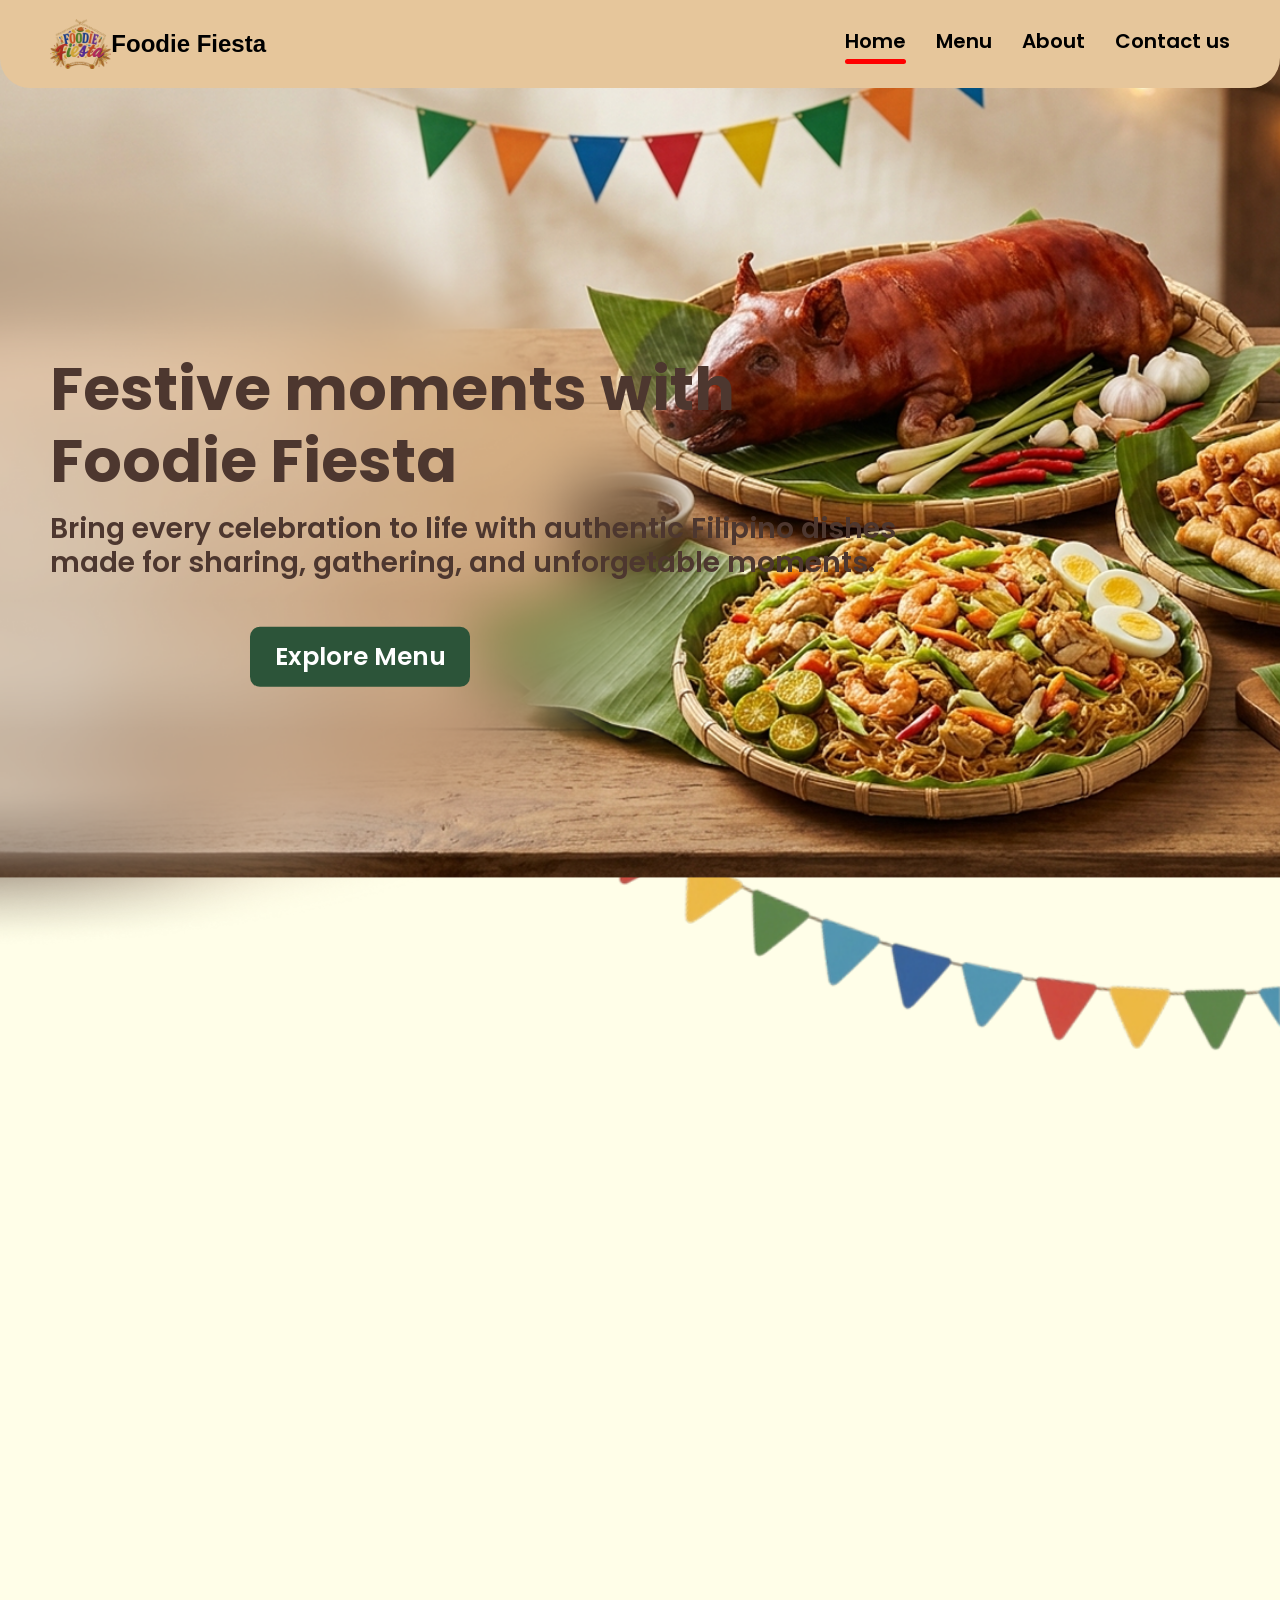
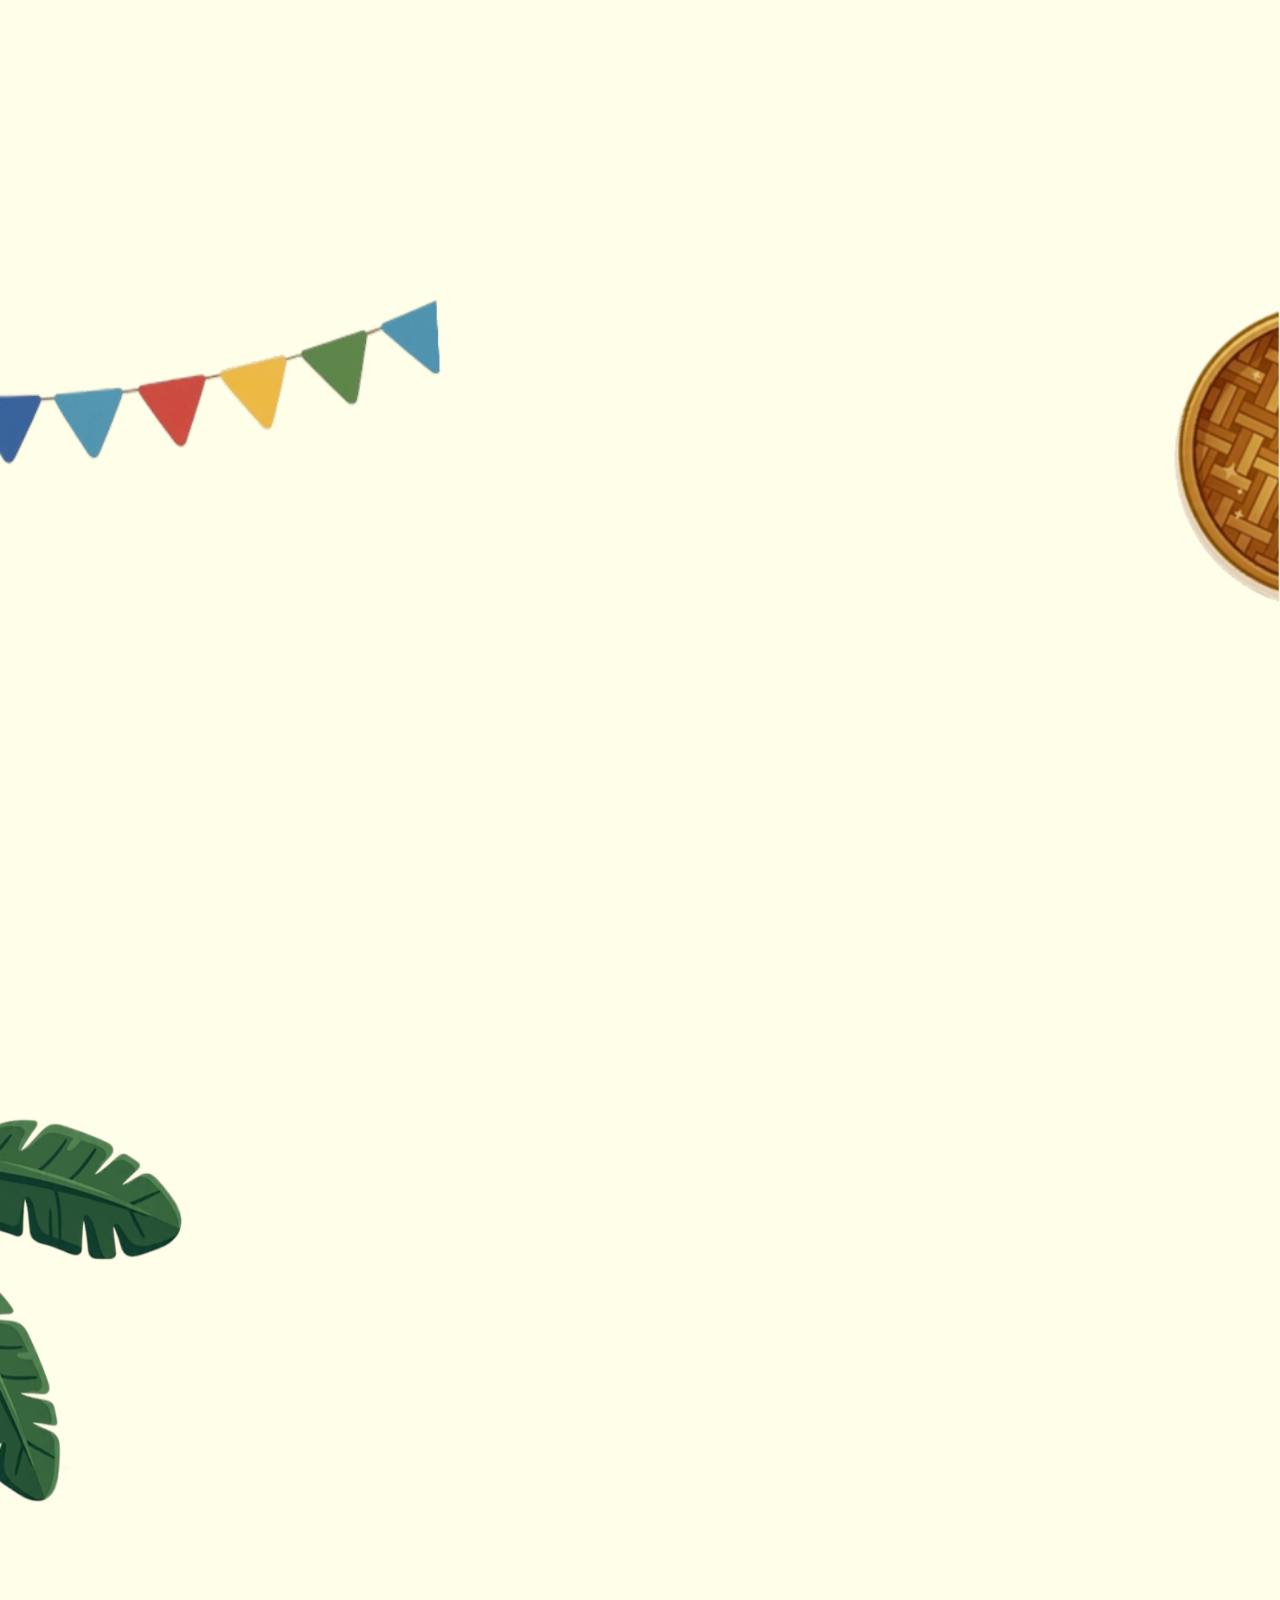
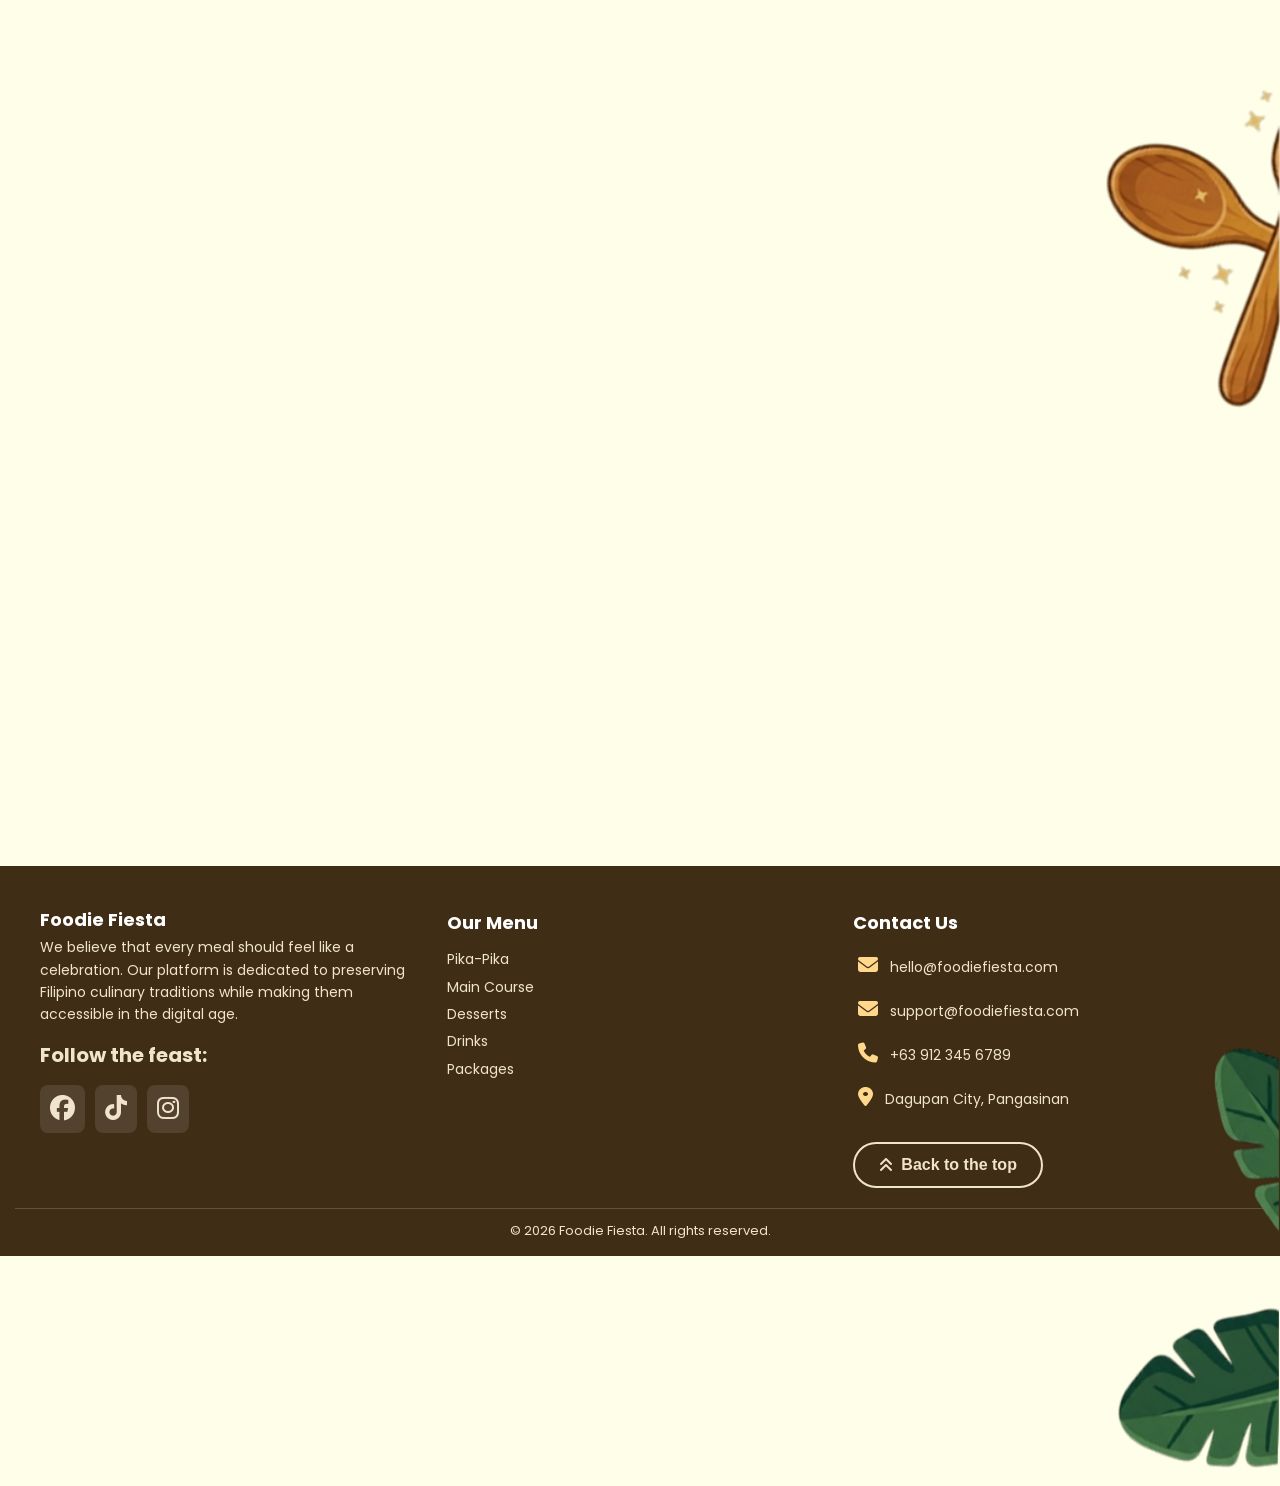
<file: index.html>
<!DOCTYPE html>
<html lang="en">
<head>
    <meta charset="UTF-8">
    <meta name="viewport" content="width=device-width, initial-scale=1.0">
    <link rel="stylesheet" href="assets/css/styles.css">
    <link href="https://fonts.googleapis.com/css2?family=Poppins:wght@400;600&display=swap" rel="stylesheet">
    <link rel="stylesheet" href="https://cdnjs.cloudflare.com/ajax/libs/font-awesome/6.5.0/css/all.min.css">
    <link rel="icon" type="image/png" href="assets/images/logo/foodiefiesta_logo.png">
    <title>Foodie Fiesta</title>
</head>
<body> 
    <nav>
        <div class="logo-container">
            <img src="assets/images/logo/foodiefiesta_logo.png" alt="FoodieFiesta Logo">
            <h2 class="logo-name">Foodie Fiesta</h2>
        </div>

        <div class="menu-toggle" onclick="toggleMenu()">☰</div>
        
        <div class="links-container" id="navLinks">
            <a class="nav-link active" href="index.html">Home</a>
            <a class="nav-link" href="pages/menu.html?section=0">Menu</a>
            <a class="nav-link" href="pages/about.html">About</a>
            <a class="nav-link" href="pages/contact.html">Contact us</a>
        </div>
    </nav>

    <div class="hero">
        <img src="assets/images/logo/hero_image.png" alt="Hero Image">

        <div class="hero-content">
            <h1>Festive moments with <br> Foodie Fiesta</h1>
            <p>Bring every celebration to life with authentic Filipino dishes <br> 
                made for sharing, gathering, and unforgetable moments.
            </p>
            <a href="pages/menu.html?section=0">
                <button class="explore-menu-btn">Explore Menu</button>
            </a>
        </div>
    </div>

    <div class="handang-pinoy-section">

        <div class="handang-pinoy-decor">

            <div class="banderitas1">
                <img src="assets/images/background_img_design/banderitas_1.png" alt="">
            </div>

            <div class="banderitas2">
                <img src="assets/images/background_img_design/banderitas_2.png" alt="">
            </div>

            <div class="bilao">
                <img src="assets/images/background_img_design/bilao.png" alt="">
            </div>

            <div class="dahon1">
                <img src="assets/images/background_img_design/dahon1.png" alt="">
            </div>

            <div class="spon-fork">
                <img src="assets/images/background_img_design/spoon-fork.png" alt="">
            </div>

            <div class="dahon2">
                <img src="assets/images/background_img_design/dahon2.png" alt="">
            </div>

        </div>

        <div class="handang-pinoy-container">

            <h1>Handaang Pinoy</h1>
            <p>Explore dishes served in Filipino celebrations</p>

            <div class="handang-pinoy-img-card">
                <a href="pages/menu.html?section=0">
                    <img src="assets/images/pic_card/pika-pika_img_card.png">
                </a>

                <a href="pages/menu.html?section=1">
                    <img src="assets/images/pic_card/main_course_img_card.png">
                </a>

                <a href="pages/menu.html?section=3">
                    <img src="assets/images/pic_card/drink_img_card.png">
                </a>

                <a href="pages/menu.html?section=2">
                    <img src="assets/images/pic_card/dessert_img_card.png">
                </a>
            </div>

        </div>

    </div>

    <div class="handaan-highlight-container">
        <h1>Handaan Highlight</h1>
        <p>Well-loved dishes served in Filipino <br> celebrations</p>

        <div class="handaan-highlight-card">
            
            <div class="card" data-id="lechon-baboy">
                <img src="assets/images/foods/handaan_highlights/Lechon-Baboy.png" alt="letchon baboy">
                <div class="card-content">
                    <h2>Letchon Baboy</h2>
                    <p>Our crown jewel featuring ultra-crispy skin and succulent, flavorful roasted meat. No Filipino fiesta is ever truly complete without this centerpiece dish.</p>
                </div>
            </div>

            <div class="card" data-id="lumpiang-shanghai">
                <img src="assets/images/foods/handaan_highlights/lumpiang_shanghai.JPG" alt="lumpiang shanghai">
                <div class="card-content">
                    <h2>Lumpiang Shanghai</h2>
                    <p>Crispy, golden spring rolls packed with savory minced meat. They are the ultimate party starter and a guaranteed crowd favorite.</p>
                </div>
            </div>

            <div class="card" data-id="pancit-bihon">
                <img src="assets/images/foods/handaan_highlights/Pancit-Bihon.JPG" alt="pancit bihon">
                <div class="card-content">
                    <h2>Pancit Bihon</h2>
                    <p>Stir-fried rice noodles tossed with fresh vegetables and savory bits of meat. This dish represents long life and is a staple at every celebration.</p>
                </div>
            </div>

            <div class="card" data-id="mango-float">
                <img src="assets/images/foods/handaan_highlights/Mango-Float.JPG" alt="mango float">
                <div class="card-content">
                    <h2>Mango Float</h2>
                    <p>Layered Graham crackers, whipped cream, and sweet, ripe Manila mangoes. This chilled dessert is a refreshing and creamy tropical delight.</p>
                </div>
            </div>

            <div class="card" data-id="halo-halo">
                <img src="assets/images/foods/handaan_highlights/Halo-Halo.JPG" alt="halo halo">
                <div class="card-content">
                    <h2>Halo-Halo</h2>
                    <p>The ultimate Filipino cooler featuring shaved ice, creamy milk, and sweet toppings. It is a colorful explosion of textures and flavors in one glass.</p>
                </div>
            </div>
        </div>
    </div>

    <div class="fiesta-packages-container">
        <h1>Fiesta Packages</h1>
        <p>Packages that makes every guest excited</p>

        <div class="fiesta-packages-card">
            <div class="card">
                <img src="assets/images/foods/fiesta_packages/Relapse_set.JPG" alt="Relapse Set">
                <div class="card-content">
                    <h2>Relapse Set</h2>
                    <p>"Diet starts tomorrow!" The ultimate barkada sampler featuring your favorite Pika-Pika and deep-fried cravings. It is the perfect companion for late-night chika and broken resolutions with the whole squad.</p>
                    <button class="btn" data-id="relapse-set">See Package</button>
                </div>
            </div>

            <div class="card">
                <img src="assets/images/foods/fiesta_packages/Sharon_Set.JPG" alt="Sharron Set">
                <div class="card-content">
                    <h2>Sharron Set</h2>
                    <p>For the grand milestones where "balot" is mandatory! This massive feast includes our premium Lechon and a variety of signature mains to feed a crowd. It is big enough to celebrate the moment and still have enough for tomorrow’s lunch.</p>
                    <button class="btn" data-id="sharon-set">See Package</button>
                </div>
            </div>

            <div class="card">
                <img src="assets/images/foods/fiesta_packages/Hapunan_set.JPG" alt="Hapunan Set">
                <div class="card-content">
                    <h2>Hapunan Set</h2>
                    <p>Bring the warmth of a home-cooked Filipino dinner directly to your family table. This set offers a balanced mix of comforting stews, rice, and refreshing drinks for a hassle-free evening. It is the perfect way to enjoy quality time over a delicious, hearty meal.</p>
                    <button class="btn" data-id="hapunan-set">See Package</button>
                </div>
            </div>
        </div>
    </div>



    <footer class="site-footer">
        <div class="footer-container">
            <div class="footer-column">
                <h1>Foodie Fiesta</h1>
                <p class="footer-des">We believe that every meal should feel like a celebration. Our platform is dedicated to preserving Filipino culinary traditions while making them accessible in the digital age.</p>
                <h2>Follow the feast:</h2>
                <div class="social-links">
                    <a href="https://i.pinimg.com/originals/c6/be/31/c6be31798290f5e15f8cb394449355f1.jpg" target="_blank"><i class="fa-brands fa-facebook"></i></a>
                    <a href="https://i.pinimg.com/originals/c6/be/31/c6be31798290f5e15f8cb394449355f1.jpg" target="_blank"><i class="fa-brands fa-tiktok"></i></a>
                    <a href="https://i.pinimg.com/originals/c6/be/31/c6be31798290f5e15f8cb394449355f1.jpg" target="_blank"><i class="fa-brands fa-instagram"></i></a>
                </div>
            </div>

            <div class="footer-column">
                <h3>Our Menu</h3>
                <ul>
                    <li><a href="pages/menu.html?section=0">Pika-Pika</a></li>
                    <li><a href="pages/menu.html?section=1">Main Course</a></li>
                    <li><a href="pages/menu.html?section=2">Desserts</a></li>
                    <li><a href="pages/menu.html?section=3">Drinks</a></li>
                    <li><a href="pages/menu.html?section=4">Packages</a></li>
                </ul>
            </div>

            <div class="footer-column">
                <div class="contact">
                    <h3>Contact Us</h3> 
                    <p><i class="fa-solid fa-envelope"></i> hello@foodiefiesta.com</p>
                    <p><i class="fa-solid fa-envelope"></i> support@foodiefiesta.com</p>
                    <p><i class="fa-solid fa-phone"></i> +63 912 345 6789</p>
                    <p><i class="fa-solid fa-location-dot"></i> Dagupan City, Pangasinan</p>
                </div>
                <button class="back-to-top-btn" onclick="window.scrollTo({top: 0, behavior: 'smooth'});"><i class="fa-solid fa-angles-up"></i> Back to the top</button>
            </div>
        </div>
        <div class="footer-bottom">© 2026 Foodie Fiesta. All rights reserved.</div>
    </footer>



        <script src="assets/js/index.js"></script>
        
</body>
</html>
</file>
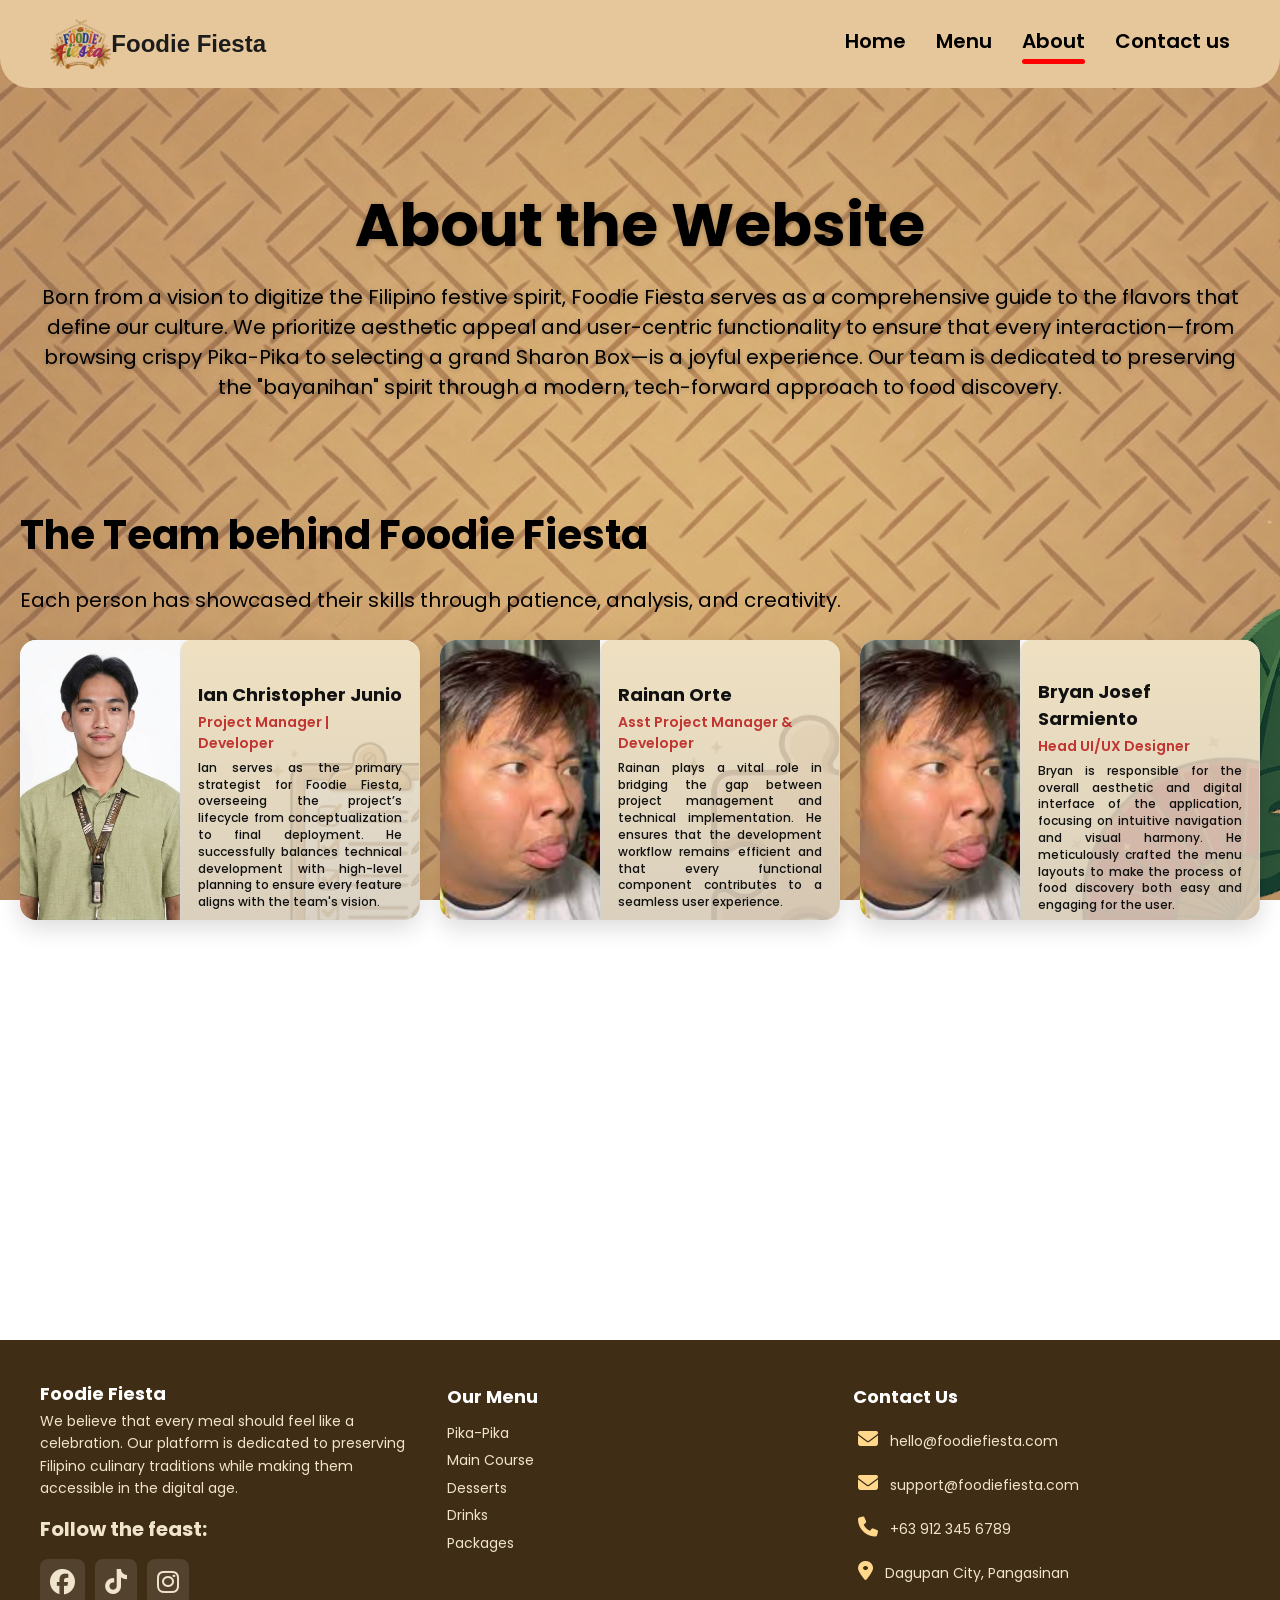
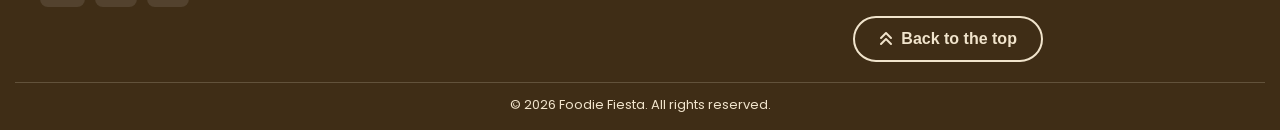
<file: pages/about.html>
<!DOCTYPE html>
<html lang="en">
<head>
    <meta charset="UTF-8">
    <meta name="viewport" content="width=device-width, initial-scale=1.0">
    <link rel="stylesheet" href="../assets/css/about.css">
    <link href="https://fonts.googleapis.com/css2?family=Poppins:wght@400;600&display=swap" rel="stylesheet">
    <link rel="stylesheet" href="https://cdnjs.cloudflare.com/ajax/libs/font-awesome/6.5.0/css/all.min.css">
    <link rel="icon" type="image/png" href="assets/images/logo/foodiefiesta_logo.png">
    <title>Foodie Fiesta About</title>
</head>
<body> 
    <nav>
        <div class="logo-container">
            <img src="../assets/images/logo/foodiefiesta_logo.png" alt="FoodieFiesta Logo">
            <h2 class="logo-name">Foodie Fiesta</h2>
        </div>

        <div class="menu-toggle" onclick="toggleMenu()">☰</div>

        <div class="links-container" id="navLinks">
            <a class="nav-link" href="../index.html">Home</a>
            <a class="nav-link" href="menu.html">Menu</a>
            <a class="nav-link active" href="about.html">About</a>
            <a class="nav-link" href="contact.html">Contact us</a>
        </div>
    </nav>

    <section class="about-hero">
        <h1>About the Website</h1>
        <p>Born from a vision to digitize the Filipino festive spirit, Foodie Fiesta serves as a comprehensive guide to the flavors that define our culture. We prioritize aesthetic appeal and user-centric functionality to ensure that every interaction—from browsing crispy Pika-Pika to selecting a grand Sharon Box—is a joyful experience. Our team is dedicated to preserving the "bayanihan" spirit through a modern, tech-forward approach to food discovery.</p>
    </section>

    <section class="team-section">
        <h1>The Team behind Foodie Fiesta</h1>
        <p>Each person has showcased their skills through patience, analysis, and creativity.</p>

        <div class="team-cards">
                <article class="team-card">
                    <a href="https://whoisiyann.github.io/Portfolio/" target="_blank" class="card-link">
                        <div class="left-side">
                            <img src="../assets/images/aboutUs_assets/ianjunio.png" alt="Ian Christopher Junio">
                        </div>
                        <div class="right-side" style="background-image: url('../assets/images/aboutUs_assets/Ian.png');">
                            <div class="team-content">
                                <h3>Ian Christopher Junio</h3>
                                <h4>Project Manager | Developer</h4>
                                <p>Ian serves as the primary strategist for Foodie Fiesta, overseeing the project’s lifecycle from conceptualization to final deployment. He successfully balances technical development with high-level planning to ensure every feature aligns with the team's vision.</p>
                            </div>
                        </div>
                    </a>
                </article>
            
            <article class="team-card">
                <a href="#"target="_blank" class="card-link">
                    <div class="left-side">
                        <img src="../assets/images/aboutUs_assets/haha.png" alt="Rainan Orte">
                    </div>
                    <div class="right-side" style="background-image: url('../assets/images/aboutUs_assets/Rainan.png');">
                        <div class="team-content">
                            <h3>Rainan Orte</h3>
                            <h4>Asst Project Manager & Developer</h4>
                            <p>Rainan plays a vital role in bridging the gap between project management and technical implementation. He ensures that the development workflow remains efficient and that every functional component contributes to a seamless user experience.</p>
                        </div>
                    </div>
                </a>
            </article>

            <article class="team-card">
                <a href="#"target="_blank" class="card-link">
                    <div class="left-side">
                        <img src="../assets/images/aboutUs_assets/haha.png" alt="Bryan Josef Sarmiento">
                    </div>
                    <div class="right-side" style="background-image: url('../assets/images/aboutUs_assets/Bryan.png');">
                        <div class="team-content">
                            <h3>Bryan Josef Sarmiento</h3>
                            <h4>Head UI/UX Designer</h4>
                            <p>Bryan is responsible for the overall aesthetic and digital interface of the application, focusing on intuitive navigation and visual harmony. He meticulously crafted the menu layouts to make the process of food discovery both easy and engaging for the user.</p>
                        </div>
                    </div>
                </a>
            </article>

            <article class="team-card">
                <a href="#" target="_blank" class="card-link">
                    <div class="left-side">
                        <img src="../assets/images/aboutUs_assets/haha.png" alt="Tiffany Biacan">
                    </div>
                    <div class="right-side" style="background-image: url('../assets/images/aboutUs_assets/Tiff.png');">
                        <div class="team-content">
                            <h3>Tiffany Biacan</h3>
                            <h4>Graphic Designer</h4>
                            <p>iffany brings the brand’s festive identity to life through vibrant visual assets and creative design elements. Her work ensures that the application maintains a consistent, celebratory atmosphere that honors its Filipino cultural roots. </p>
                        </div>
                    </div>
                </a>
            </article>

            <article class="team-card">
                <a href="#" target="_blank" class="card-link">
                    <div class="left-side">
                        <img src="../assets/images/aboutUs_assets/haha.png" alt="Marc Renjo">
                    </div>
                    <div class="right-side" style="background-image: url('../assets/images/aboutUs_assets/Renjo.png');">
                        <div class="team-content">
                            <h3>Marc Renjo</h3>
                            <h4>Documentation Specialist</h4>
                            <p>Lorem ipsum dolor sit amet, consectetur adipiscing elit, sed do eiusmod tempor incididunt ut labore et dolore magna aliqua. Lorem ipsum dolor sit amet, consectetur adipiscing elit, sed do eiusmod tempor incididunt ut labore et dolore magna aliqua.</p>
                        </div>
                    </div>
                </a>
            </article>
        </div>
    </section>


    <footer class="site-footer">
        <div class="footer-container">
            <div class="footer-column">
                <h1>Foodie Fiesta</h1>
                <p class="footer-des">We believe that every meal should feel like a celebration. Our platform is dedicated to preserving Filipino culinary traditions while making them accessible in the digital age.</p>
                <h2>Follow the feast:</h2>
                <div class="social-links">
                    <a href="https://i.pinimg.com/originals/c6/be/31/c6be31798290f5e15f8cb394449355f1.jpg" target="_blank"><i class="fa-brands fa-facebook"></i></a>
                    <a href="https://i.pinimg.com/originals/c6/be/31/c6be31798290f5e15f8cb394449355f1.jpg" target="_blank"><i class="fa-brands fa-tiktok"></i></a>
                    <a href="https://i.pinimg.com/originals/c6/be/31/c6be31798290f5e15f8cb394449355f1.jpg" target="_blank"><i class="fa-brands fa-instagram"></i></a>
                </div>
            </div>

            <div class="footer-column">
                <h3>Our Menu</h3>
                <ul>
                    <li><a href="menu.html?section=0">Pika-Pika</a></li>
                    <li><a href="menu.html?section=1">Main Course</a></li>
                    <li><a href="menu.html?section=2">Desserts</a></li>
                    <li><a href="menu.html?section=3">Drinks</a></li>
                    <li><a href="menu.html?section=4">Packages</a></li>
                </ul>
            </div>

            <div class="footer-column">
                <div class="contact">
                    <h3>Contact Us</h3> 
                    <p><i class="fa-solid fa-envelope"></i> hello@foodiefiesta.com</p>
                    <p><i class="fa-solid fa-envelope"></i> support@foodiefiesta.com</p>
                    <p><i class="fa-solid fa-phone"></i> +63 912 345 6789</p>
                    <p><i class="fa-solid fa-location-dot"></i> Dagupan City, Pangasinan</p>
                </div>
                <button class="back-to-top-btn" onclick="window.scrollTo({top: 0, behavior: 'smooth'});"><i class="fa-solid fa-angles-up"></i> Back to the top</button>
            </div>
        </div>
        <div class="footer-bottom">© 2026 Foodie Fiesta. All rights reserved.</div>

    </footer>


    <div class="dahon">
        <img src="../assets/images/aboutUs_assets/dahon.png" alt="">
    </div>

    <script src="../assets/js/about.js"></script>

</body>
</html>
</file>
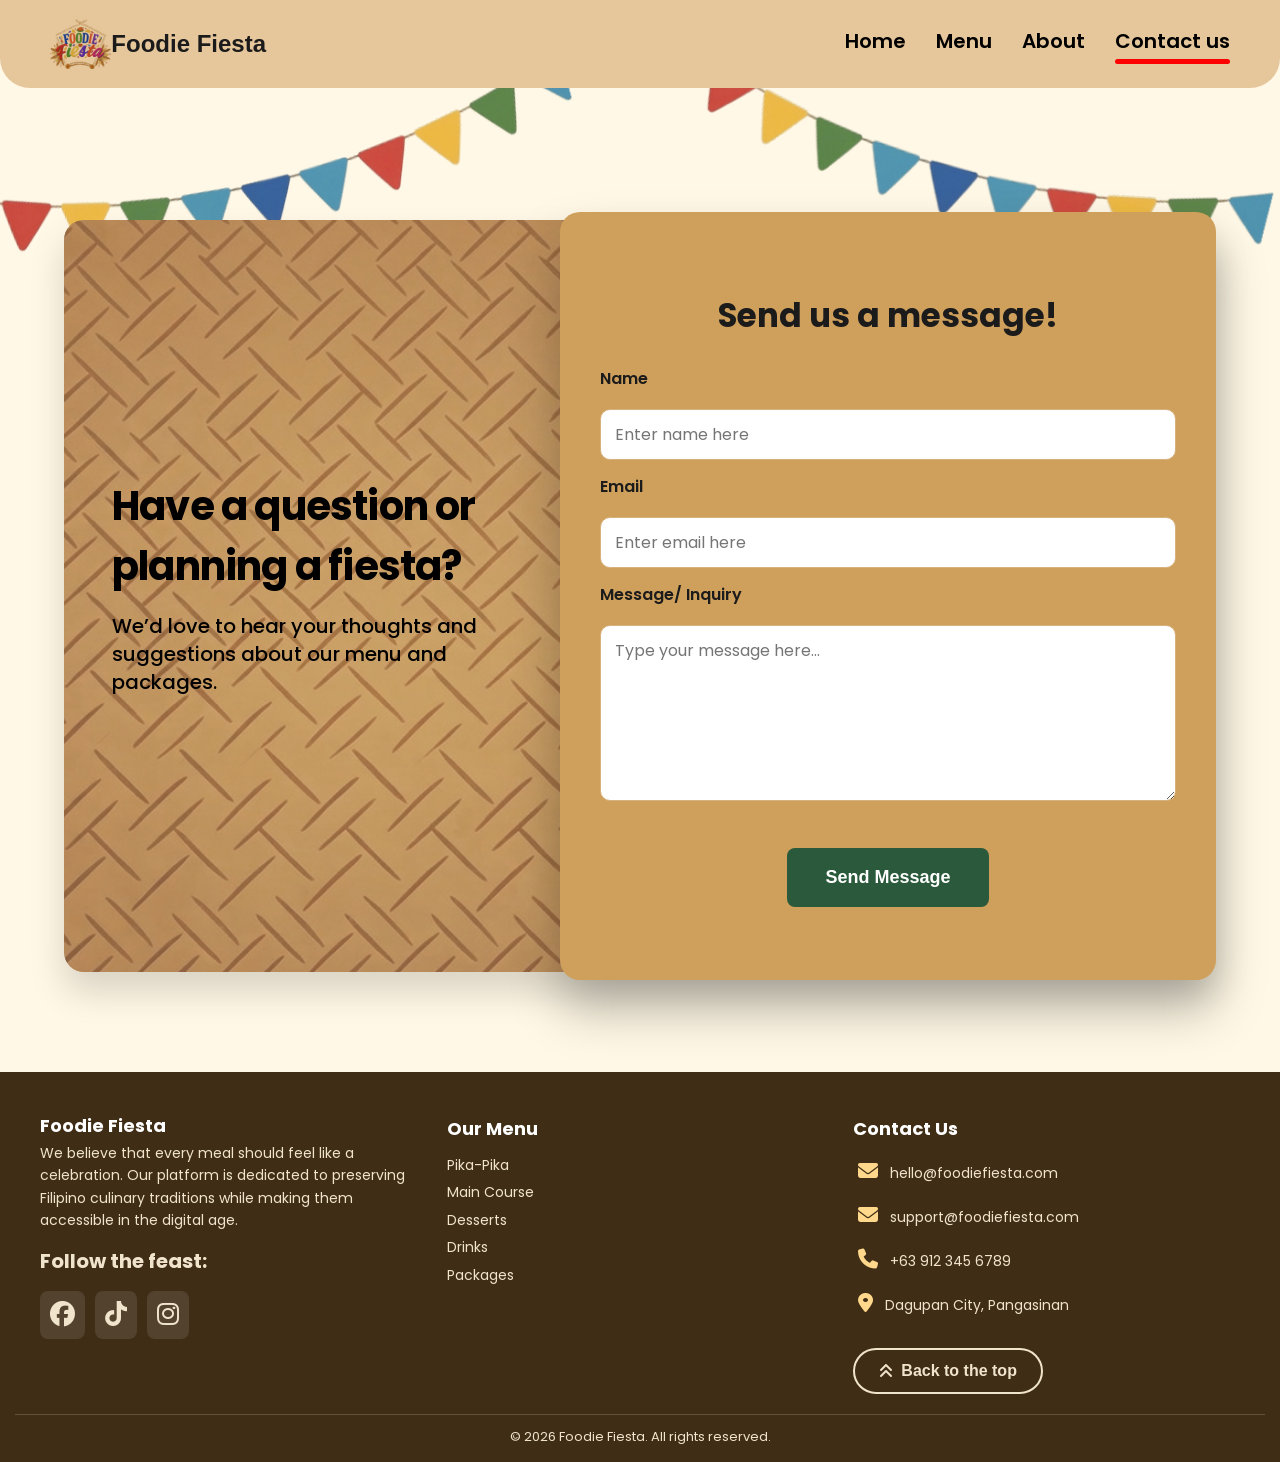
<file: pages/contact.html>
<!DOCTYPE html>
<html lang="en">
<head>
    <meta charset="UTF-8">
    <meta name="viewport" content="width=device-width, initial-scale=1.0">
    <link rel="stylesheet" href="../assets/css/contact.css">
    <link href="https://fonts.googleapis.com/css2?family=Poppins:wght@400;600&display=swap" rel="stylesheet">
    <link rel="stylesheet" href="https://cdnjs.cloudflare.com/ajax/libs/font-awesome/6.5.0/css/all.min.css">
    <link rel="icon" type="image/png" href="assets/images/logo/foodiefiesta_logo.png">
    <title>Foodie Fiesta Contact</title>
</head>
<body> 
    <nav>
        <div class="logo-container">
            <img src="../assets/images/logo/foodiefiesta_logo.png" alt="FoodieFiesta Logo">
            <h2 class="logo-name">Foodie Fiesta</h2>
        </div>

        <div class="menu-toggle" onclick="toggleMenu()">☰</div>

        <div class="links-container" id="navLinks">
            <a class="nav-link" href="../index.html">Home</a>
            <a class="nav-link" href="menu.html">Menu</a>
            <a class="nav-link" href="about.html">About</a>
            <a class="nav-link active r" href="contact.html">Contact us</a>
        </div>
    </nav>

    <main class="contact-main">
        <section class="contact-card">
            <div class="card-left">
                <div class="card-left-content">
                    <h1>Have a question or planning a fiesta?</h1>
                    <p>We’d love to hear your thoughts and suggestions about our menu and packages.</p>
                </div>
            </div>

            <div class="card-right">
                <h2>Send us a message!</h2>
                <form class="contact-form" action="#" method="post">
                    <label for="name">Name</label>
                    <input type="text" id="name" name="name" placeholder="Enter name here" required>

                    <label for="email">Email</label>
                    <input type="email" id="email" name="email" placeholder="Enter email here" required>

                    <label for="message">Message/ Inquiry</label>
                    <textarea id="message" name="message" rows="6" placeholder="Type your message here..." required></textarea>

                    <button class="submit-btn" type="submit">Send Message</button>
                </form>
            </div>
        </section>
    </main>



    <footer class="site-footer">
        <div class="footer-container">
            <div class="footer-column">
                <h1>Foodie Fiesta</h1>
                <p class="footer-des">We believe that every meal should feel like a celebration. Our platform is dedicated to preserving Filipino culinary traditions while making them accessible in the digital age.</p>
                <h2>Follow the feast:</h2>
                <div class="social-links">
                    <a href="https://i.pinimg.com/originals/c6/be/31/c6be31798290f5e15f8cb394449355f1.jpg" target="_blank"><i class="fa-brands fa-facebook"></i></a>
                    <a href="https://i.pinimg.com/originals/c6/be/31/c6be31798290f5e15f8cb394449355f1.jpg" target="_blank"><i class="fa-brands fa-tiktok"></i></a>
                    <a href="https://i.pinimg.com/originals/c6/be/31/c6be31798290f5e15f8cb394449355f1.jpg" target="_blank"><i class="fa-brands fa-instagram"></i></a>
                </div>
            </div>

            <div class="footer-column">
                <h3>Our Menu</h3>
                <ul>
                    <li><a href="menu.html?section=0">Pika-Pika</a></li>
                    <li><a href="menu.html?section=1">Main Course</a></li>
                    <li><a href="menu.html?section=2">Desserts</a></li>
                    <li><a href="menu.html?section=3">Drinks</a></li>
                    <li><a href="menu.html?section=4">Packages</a></li>
                </ul>
            </div>

            <div class="footer-column">
                <div class="contact">
                    <h3>Contact Us</h3> 
                    <p><i class="fa-solid fa-envelope"></i> hello@foodiefiesta.com</p>
                    <p><i class="fa-solid fa-envelope"></i> support@foodiefiesta.com</p>
                    <p><i class="fa-solid fa-phone"></i> +63 912 345 6789</p>
                    <p><i class="fa-solid fa-location-dot"></i> Dagupan City, Pangasinan</p>
                </div>
                <button class="back-to-top-btn" onclick="window.scrollTo({top: 0, behavior: 'smooth'});"><i class="fa-solid fa-angles-up"></i> Back to the top</button>
            </div>
        </div>
        <div class="footer-bottom">© 2026 Foodie Fiesta. All rights reserved.</div>

    </footer>




    <div class="banderitas4">
        <img src="../assets/images/background_img_design/banderitas_4.png" alt="">
    </div>

    <div class="banderitas5">
        <img src="../assets/images/background_img_design/banderitas_5.png" alt="">
    </div>

    <script src="../assets/js/index.js"></script>

</body>
</html>
</file>
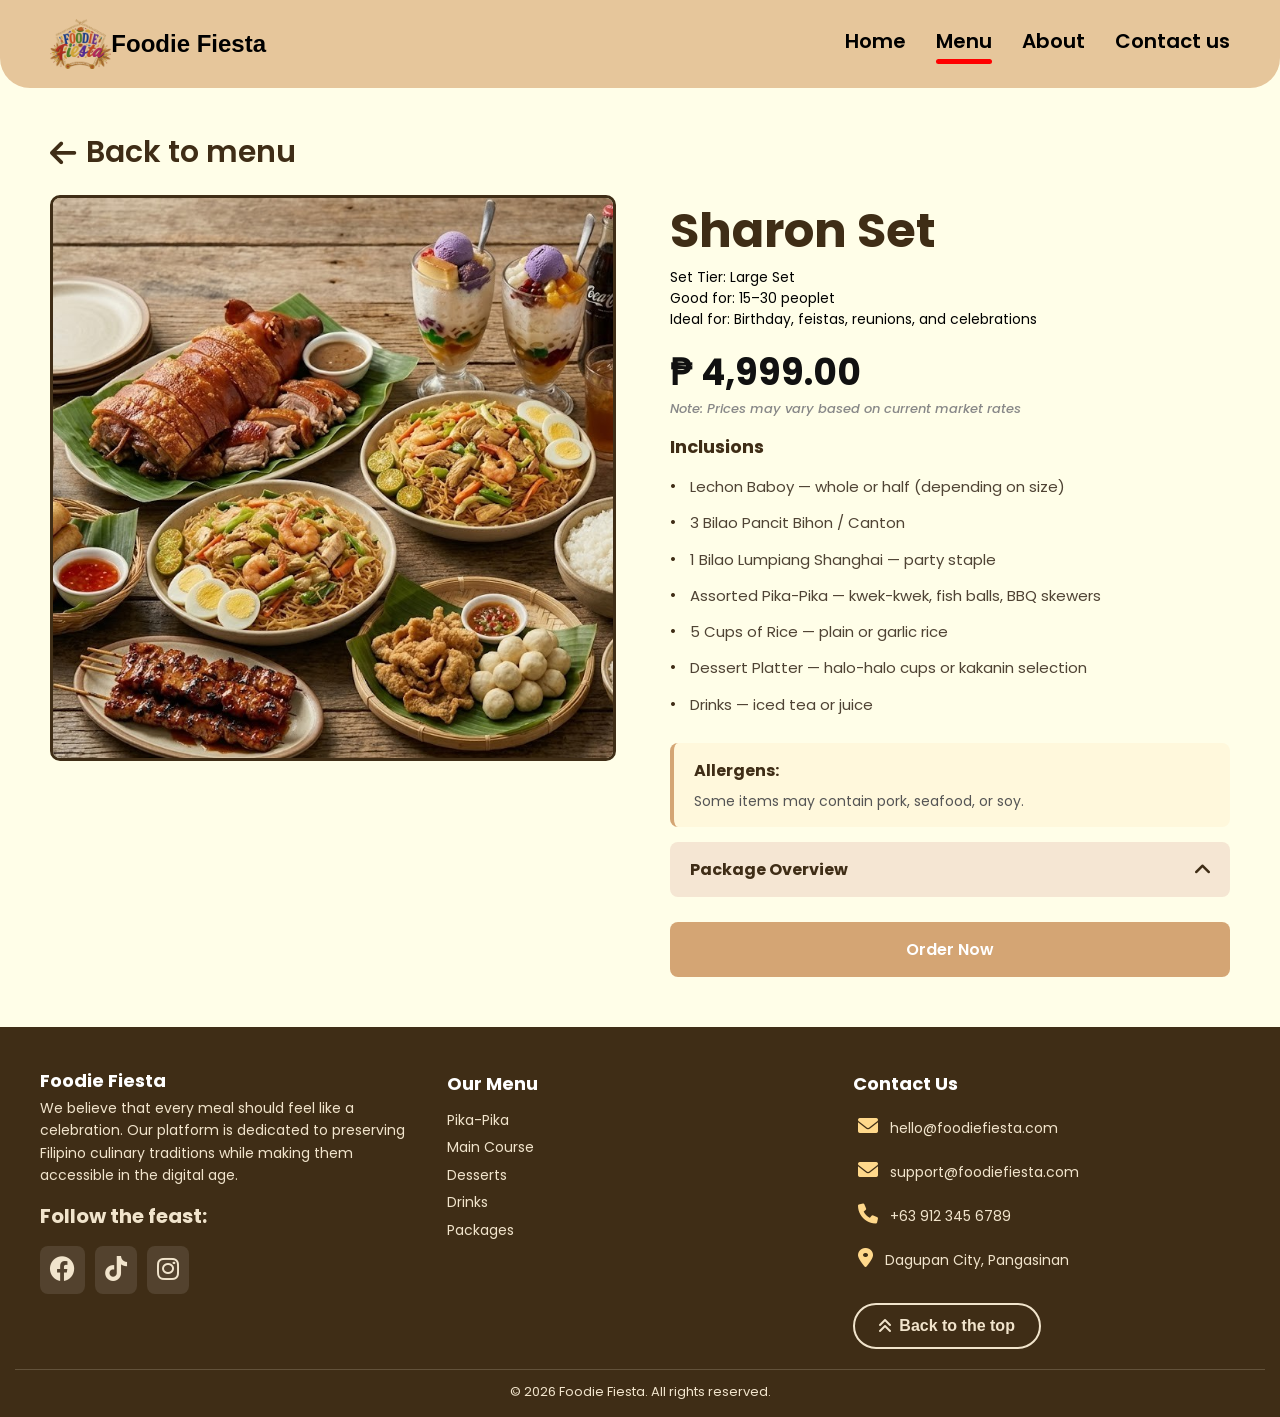
<file: pages/packagesDetails.html>
<!DOCTYPE html>
<html lang="en">
<head>
    <meta charset="UTF-8">
    <meta name="viewport" content="width=device-width, initial-scale=1.0">
    <title>Package Deals - FoodieFiesta</title>
    <link rel="stylesheet" href="../assets/css/styles.css">
    <link rel="stylesheet" href="../assets/css/packages.css">
    <link href="https://fonts.googleapis.com/css2?family=Poppins:wght@400;600&display=swap" rel="stylesheet">
    <link rel="stylesheet" href="https://cdnjs.cloudflare.com/ajax/libs/font-awesome/6.0.0/css/all.min.css">
</head>
<body>
    <!-- ============ NAVBAR ============ -->
    <nav>
        <div class="logo-container">
            <img src="../assets/images/logo/foodiefiesta_logo.png" alt="FoodieFiesta Logo">
            <h2 class="logo-name">Foodie Fiesta</h2>
        </div>

        <div class="menu-toggle" onclick="toggleMenu()">☰</div>

        <div class="links-container" id="navLinks">
            <a class="nav-link" href="../index.html">Home</a>
            <a class="nav-link active" href="menu.html">Menu</a>
            <a class="nav-link" href="about.html">About</a>
            <a class="nav-link" href="contact.html">Contact us</a>
        </div>
    </nav>


    <!-- BACK TO MENU BUTTON -->
    <div class="back-to-menu">
        <a href="menu.html"><i class="fa-solid fa-arrow-left"></i> Back to menu</a>
    </div>

    <!-- MAIN CONTENT -->
    <main class="details-container">
        <div class="food-details-wrapper">
            <!-- LEFT SIDE - IMAGE -->
            <div class="food-image-section">
                <div class="main-image-container">
                    <img id="mainFoodImage" src="../assets/images/foods/fiesta_packages/Sharon_Set.JPG" alt="Lechon Baboy">
                </div>
                
            </div>

            <!-- RIGHT SIDE - DETAILS -->
            <div class="food-info-section">
                <!-- TITLE WITH STAR -->
                <div class="food-header">
                    <h1>Sharon Set</h1>
                    <ul class="details-tags">
                        <li>Set Tier: Large Set</li>
                        <li>Good for: 15–30 peoplet</li>
                        <li>Ideal for: Birthday, feistas, reunions, and celebrations</li>
                    </ul>
                </div>

                <!-- PRICE -->
                <div class="price-section">
                    <div class="price-content">
                        <p class="price">₱ 4,999.00</p>
                        <p class="price-note">Note: Prices may vary based on current market rates</p>
                    </div>
                </div>

                <!-- INCLUSIONS -->
                <div class="inclusion-section">
                    <h3>Inclusions</h3>
                    <ul>
                        <li>Lechon Baboy — whole or half (depending on size)</li>
                        <li>3 Bilao Pancit Bihon / Canton</li>
                        <li>1 Bilao Lumpiang Shanghai — party staple</li>
                        <li>Assorted Pika-Pika — kwek-kwek, fish balls, BBQ skewers</li>
                        <li> 5 Cups of Rice — plain or garlic rice</li>
                        <li>Dessert Platter — halo-halo cups or kakanin selection</li>
                        <li>Drinks — iced tea or juice</li>
                    </ul>
                </div>

                <!-- ALLERGENS -->
                <div class="allergens-section">
                    <h3>Allergens:</h3>
                    <p>Some items may contain pork, seafood, or soy.</p>
                </div>


                <!-- Package Overview (COLLAPSIBLE) -->
                <div class="package-overview-section collapsed">
                    <div class="package-overview-header" onclick="togglePackageOverview()">
                        <h3>Package Overview</h3>
                        <i class="fa-solid fa-angle-down toggle-icon"></i>
                    </div>
                    <div class="package-overview-content">
                        <p>The Sharon Set is designed for grand gatherings and joyful celebrations. It brings together Filipino favorites that highlight tradition, abundance, and shared experiences. Perfect for large groups, it captures the essence of Filipino hospitality—where food is meant to be shared and enjoyed together.</p>
                    </div>
                </div>
                <!-- ORDER BUTTON -->
                <button class="order-btn" onclick="handleFestiveDetails()">Order Now</button>
            </div>
        </div>
    </main>




    <!-- ============ FOOTER ============ -->
    <footer class="site-footer">
        <div class="footer-container">
            <div class="footer-column">
                <h1>Foodie Fiesta</h1>
                <p class="footer-des">We believe that every meal should feel like a celebration. Our platform is dedicated to preserving Filipino culinary traditions while making them accessible in the digital age.</p>
                <h2>Follow the feast:</h2>
                <div class="social-links">
                    <a href="https://i.pinimg.com/originals/c6/be/31/c6be31798290f5e15f8cb394449355f1.jpg" target="_blank"><i class="fa-brands fa-facebook"></i></a>
                    <a href="https://i.pinimg.com/originals/c6/be/31/c6be31798290f5e15f8cb394449355f1.jpg" target="_blank"><i class="fa-brands fa-tiktok"></i></a>
                    <a href="https://i.pinimg.com/originals/c6/be/31/c6be31798290f5e15f8cb394449355f1.jpg" target="_blank"><i class="fa-brands fa-instagram"></i></a>
                </div>
            </div>

            <div class="footer-column">
                <h3>Our Menu</h3>
                <ul>
                    <li><a href="menu.html?section=0">Pika-Pika</a></li>
                    <li><a href="menu.html?section=1">Main Course</a></li>
                    <li><a href="menu.html?section=2">Desserts</a></li>
                    <li><a href="menu.html?section=3">Drinks</a></li>
                    <li><a href="menu.html?section=4">Packages</a></li>
                </ul>
            </div>

            <div class="footer-column">
                <div class="contact">
                    <h3>Contact Us</h3> 
                    <p><i class="fa-solid fa-envelope"></i> hello@foodiefiesta.com</p>
                    <p><i class="fa-solid fa-envelope"></i> support@foodiefiesta.com</p>
                    <p><i class="fa-solid fa-phone"></i> +63 912 345 6789</p>
                    <p><i class="fa-solid fa-location-dot"></i> Dagupan City, Pangasinan</p>
                </div>
                <button class="back-to-top-btn" onclick="window.scrollTo({top: 0, behavior: 'smooth'});"><i class="fa-solid fa-angles-up"></i> Back to the top</button>
            </div>
        </div>
        <div class="footer-bottom">© 2026 Foodie Fiesta. All rights reserved.</div>

    </footer>

    
    <script src="../assets/js/menuData.js"></script>
    <script src="../assets/js/packages.js"></script>
    <script src="../assets/js/index.js"></script>
</body>
</html>
</file>
<file: assets/css/styles.css>
body {
    margin: 0;
    font-family: "Poppins";
    padding-top: 80px;
    background-color: #fffee8;
}

/* ===============NAV====================== */

nav {
    background-color: #E6C69B;
    display: flex;
    align-items: center;
    justify-content: space-between;

    padding: 10px 50px;
    border-bottom-left-radius: 30px;
    border-bottom-right-radius: 30px;

    position: fixed;
    top: 0;
    left: 0;
    width: 100%;      
    z-index: 1000;   
    box-sizing: border-box;

    transition: transform 0.3s ease;
}

.nav-hidden {
    transform: translateY(-100%);
}

.menu-toggle {
    display: none;
    font-size: 30px;
    cursor: pointer;
    transition: transform 0.3s ease;
}

.menu-toggle.active {
    transform: rotate(-90deg);
}

.logo-container {
    display: flex;
    align-items: center;
}

.logo-container img {
    height: 50px;
}

.logo-name {
    font-family: Verdana, Geneva, Tahoma, sans-serif;
}

.links-container {
    display: flex;    
    gap: 30px;        
    justify-content: flex-end;
}

.nav-link {
    color: #000000;
    font-size: 20px;
    text-decoration: none;
    font-family: "Poppins";
    font-weight: 600;
    padding-bottom: 5px;
    position: relative;
}

.nav-link::after {
    content: "";
    position: absolute;
    left: 0;
    bottom: -3px;
    width: 100%;
    height: 5px;
    background-color: green;
    border-radius: 10px;

    transform: scaleX(0);
    transform-origin: center;
    transition: transform 0.25s ease;
}

.nav-link:hover::after {
    transform: scaleX(1);
}

.nav-link.active::after {
    transform: scaleX(1);
    background-color: red;
}

/* Landing page hero sec */
/* ===================================== */
.hero {
    position: relative;
    width: 100%;
    height: 100vh; 
    overflow: hidden;

    margin-top: -30px;
    z-index: 1; 
}

.hero img {
    width: 100%;
    height: 100%;
    object-fit: cover;
}
.hero-content {
    position: absolute;
    top: 50%;
    left: 50px;
    transform: translateY(-50%);
    color: white;
}

.hero-content h1{
    font-family: "Poppins";
    font-size: 60px;
    color: #4D372F;
    line-height: 1.2;
    margin-bottom: 15px;
}

.hero-content p {
    font-family: "Poppins";
    color: #4D372F;
    font-weight: 550;
    font-size: 28px;
    line-height: 1.2;
    margin-top: 0;
}

.explore-menu-btn {
    background-color: #2C5439;
    font-family:"Poppins";
    color: white;
    font-weight: 600;
    width: 220px;
    height: 60px;
    margin-left: 200px;
    margin-top: 20px;
    font-size: 25px;
    border-radius: 10px;
    border: none;
    outline: none;
    cursor: pointer;
    transition: all 0.25s ease;
}

.explore-menu-btn:hover {
    transform: scale(1.08) translateY(-5px);
    box-shadow: 0 10px 20px rgba(0, 0, 0, 0.25);
}


/* ===================================== */

.handang-pinoy-container {
    margin: 20px 0px 100px 0;
    position: relative;
    z-index: 2;
}

.handang-pinoy-section{
    position: relative;
}


.handang-pinoy-container h1 {
    font-family: "Poppins";
    font-size: 60px;
    color: #4D372F;
    margin-bottom: 0;
    margin-left: 50px;

}

.handang-pinoy-container p {
    font-family: "Poppins";
    color: #4D372F;
    font-weight: 550;
    font-size: 28px;
    margin-top: 0;
    margin-left: 50px;
}

.handang-pinoy-img-card {
    display: flex;
    justify-content: center;
    align-items: center;
    gap: 60px;
    flex-wrap: wrap;
    margin-top: 50px;
}

.handang-pinoy-img-card img {
    transition: transform 0.2s ease;
}

.handang-pinoy-img-card img:hover {
    transform: translateY(-8px);
}

/* ===================================== */

.handaan-highlight-container {
    text-align: center;
    margin: 150px 0 100px 0;
    position: relative;
    z-index: 0;
}

.handaan-highlight-container h1 {
    font-family: "Poppins";
    font-size: 60px;
    color: #4D372F;
    margin-bottom: 0;
}

.handaan-highlight-container p {
    font-family: "Poppins";
    color: #4D372F;
    font-weight: 550;
    font-size: 28px;
    margin-top: 0;
}

/* ======================================================================== */

.handaan-highlight-card {
    display: grid;
    grid-template-columns: repeat(auto-fit, 325px);
    justify-content: center;
    column-gap: 20px;
    row-gap: 20px;
    margin-top: 20px;
    padding: 0 20px;
}

.handaan-highlight-card .card {
    transition: transform 0.35s ease, box-shadow 0.35s ease;
}

.handaan-highlight-card .card:hover {
    transform: translateY(-12px) scale(1.03);
    box-shadow: 0 18px 35px rgba(0,0,0,0.25);
}

.card {
    width: 325px;
    background-color: #F6E7C0;
    border-radius: 10px;
    overflow: hidden;
    box-shadow: 0 8px 15px rgba(0,0,0,0.15);
    margin: 0px;
    display: flex;
    flex-direction: column;
    position: relative;
}

.card img {
    width: 100%;
    height: 250px;
    object-fit: cover;
    border-radius: 8px;
    background: #ddd;
}

.card img {
    width: 100%;
    height: 250px;
    object-fit: cover;
    border-radius: 8px;
    background: #ddd;

    transition: transform 0.35s ease;
}

.card:hover img {
    transform: scale(1.08);
}

.card-content h2 {
    font-size: 23px;
    margin-top: 0px;
    margin: 10px 10px;
    text-align: left;
}

.card-content p {
    color: black;
    font-size: 15px;
    font-weight: 200;
    line-height: 1.3;
    text-align: justify;
    margin: 0px 10px;
}

/* ======================================================================== */

.fiesta-packages-container {
    margin: 20px 0px 20px 0px;
}

.fiesta-packages-container h1{
    font-family: "Poppins";
    font-size: 60px;
    color: #4D372F;
    margin-bottom: 0;
    margin-left: 50px;
}

.fiesta-packages-container p {
    font-family: "Poppins";
    color: #4D372F;
    font-weight: 550;
    font-size: 28px;
    margin-top: 0;
    margin-left: 50px;
}


.fiesta-packages-card {
    display: grid;
    grid-template-columns: repeat(auto-fit, 325px);
    column-gap: 100px;
    row-gap: 15px;
    justify-content: center;
    margin-top: 20px;
}

.fiesta-packages-card .card:hover {
    transform: translateY(-8px);
}

.card-content {
    padding: 16px;
    display: flex;
    flex-direction: column;
    flex-grow: 1;
}

.card-content h2 {
    font-size: 23px;
    margin-top: 0px;
    margin: 10px 10px;
    text-align: left;
}

.card-content p {
    color: black;
    font-size: 15px;
    font-weight: 200;
    line-height: 1.3;
    text-align: justify;
    margin: 0px 10px 10px 10px;
}


.card-content .btn {
    background-color: #2C5439;
    color: white;
    font-size: 20px;
    font-weight: 600;
    width: 160px;
    height: 40px;
    display: block;     
    border-radius: 10px;
    border: none;
    cursor: pointer;
    margin: auto auto 10px auto;

    transition: all 0.25s ease;
}

.card-content .btn:hover {
    transform: scale(1.08) translateY(-5px);
    box-shadow: 0 10px 20px rgba(0, 0, 0, 0.25);
}





/* ============= Bg Decor =============== */

.handang-pinoy-decor{
    position:absolute;
    width:100%;
    height:100%;
    top:0;
    left:0;
    pointer-events:none;
}


.banderitas1 {
    position: absolute;
    top: -20%;
    right: 0%;
    z-index: 0;
}

.banderitas1 img {
    width: 700px;
    height: auto;
}

.banderitas2 {
    position: absolute;
    top: 95%;
    left: 0%;
    z-index: 0;
}

.banderitas2 img {
    width: 450px;
    height: auto;
}

.bilao {
    position: absolute;
    top: 95%;
    right: 0%;
    z-index: 0;
}

.bilao img {
    width: 120px;
    height: auto;
}

.dahon1 {
    position: absolute;
    top: 180%;
    left: 0%;
    z-index: 0;
}

.dahon1 img {
    width: 200px;
    height: auto;
}


.spon-fork {
    position: absolute;
    top: 240%;
    right: 0%;
    z-index: 0;
}

.spon-fork img {
    width: 180px;
    height: auto;
}

.dahon2 {
    position: absolute;
    top: 340%;
    right: 0%;
    z-index: 0;
}

.dahon2 img {
    width: 185px;
    height: auto;
}

/* =============================================================== */


@media (max-width: 768px) {

    nav {
        flex-direction: row;
        justify-content: space-between;
        align-items: center;
        padding: 10px 20px;
    }

    .menu-toggle {
        display: block;
    }

    .links-container {
        position: absolute;
        top: 80px;
        left: 0;
        right: 0;
        width: 100%;
        box-sizing: border-box;
        margin-top: -20px;

        background-color: #E6C69B;
        border-bottom-left-radius: 30px;
        border-bottom-right-radius: 30px;

        flex-direction: column;
        align-items: flex-end; 
        padding: 10px 20px;     
        gap: 10px;

        max-height: 0;
        overflow: hidden;
        transition: all 0.3s ease;
    }

    .links-container.show {
        margin-top: -20px;
        max-height: 300px;
        padding: 15px 20px; 
    }

    .nav-link {
        font-size: 16px;
        width: auto;         
        padding: 10px 0px; 
        text-align: left; 
    }

    .nav-link::after {
        left: 0;               
        bottom: 5px;
        width: 100%;           
        height: 5px;          
        background-color: red;
        border-radius: 10px;
        transform: scaleX(0);
        transform-origin: left;
        transition: transform 0.25s ease;
    }

    .nav-link:hover::after,
    .nav-link.active::after {
        transform: scaleX(1);
    }


    /* HERO SECTION */
    .hero {
        height: 103vh;
    }

    .hero-content {
        position: absolute;
        top: 50%;
        left: 20px;
        transform: translateY(-50%);
        
        width: 90%;
        max-width: 200px;
        text-align: left;
    }

    .hero-content h1 {
        font-size: 32px;
        text-align: left;
    }

    .hero-content p {
        font-size: 18px;
        text-align: left;
    }

    .explore-menu-btn {
        margin-top: 15px;
        margin-left: 0; 
        width: 160px;
        height: 45px;
        font-size: 16px;
    }

    /* TITLES */
    h1 {
        font-size: 30px !important;
        margin-left: 0 !important;
        text-align: center;
    }

    p {
        font-size: 18px !important;
        margin-left: 0 !important;
        text-align: center;
    }

    /* HANDANG PINOY IMAGES */
    .handang-pinoy-img-card {
        display: flex;
        grid-template-columns: repeat(2, 1fr);
        justify-content: center;
        flex-wrap: wrap; 
        gap: 30px; 
    }

    .handang-pinoy-img-card img {
        width: 100%;
        max-width: 160px;
        height: auto;
        
    }

    /* HANDAAN HIGHLIGHT */
    .handaan-highlight-card {
        grid-template-columns: repeat(2, 1fr);
        justify-items: center;
    }

    .handaan-highlight-card .card {
        width: 100%;
    }

    .handaan-highlight-card .card:last-child:nth-child(odd) {
        grid-column: span 2;
        justify-self: center;
        width: 180px;
    }

    .handaan-highlight-card img {
        height: 120px !important; 
    }

    .handaan-highlight-card h2 {
        font-size: 16px !important; 
        margin: 0 0 10px 0;
    }

    .handaan-highlight-card p {
        font-size: 10px !important; 
        text-align: justify;
    }

    /* FIESTA PACKAGES */
    .fiesta-packages-card {
        grid-template-columns: repeat(2, 1fr);
        justify-items: center;
        row-gap: 20px;
        column-gap: 10px;
    }


    .fiesta-packages-card .card:last-child:nth-child(odd) {
        grid-column: span 2;
        justify-self: center;
        width: 200px;
    }

    .fiesta-packages-card .card {
        width: 90%;
    }

    .fiesta-packages-card img {
        height: 150px !important; 
    }

    .fiesta-packages-card h2 {
        font-size: 16px !important; 
        margin: 0 0 10px 0;
    }

    .fiesta-packages-card p {
        font-size: 10px !important; 
        text-align: justify;
    }


    .fiesta-packages-card .btn {

        background-color: #2C5439;
        color: white;
        font-size: 12px;
        font-weight: 600;
        width: 120px;
        height: 40px;
        display: block;     
        border-radius: 10px;
        border: none;
        margin: auto auto 10px auto;

    }

    /* ===== MOBILE DECORATION ===== */
    .banderitas1 {
        top: -20%;
        right: 0%;
    }

    .banderitas1 img {
        width: 280px;
    }

    .banderitas2 {
        top: 95%;
        left: -10%;
    }

    .banderitas2 img {
        width: 200px;
    }

    .bilao {
        top: 90%;
        right: 0%;
    }

    .bilao img {
        width: 70px;
    }

    .dahon1 {
        top: 270%;
        left: 0%;
    }

    .dahon1 img {
        width: 120px;
    }

    .spon-fork {
        top: 310%;
        right: 0%;
    }

    .spon-fork img {
        width: 80px;
    }

    .dahon2 {
        top: 430%;
        right: 0%;
    }

    .dahon2 img {
        width: 100px;
    }
}














/* =============== FOOTER ====================== */
.site-footer {
    background-color: #3f2d16;
    color: #f1e4cc;
    padding: 25px 15px 15px;
    margin-top: 50px;
    font-family: "Poppins", sans-serif;
}
.footer-container {
    max-width: 1200px;
    margin: 0 auto;
    display: flex;
    justify-content: space-between;
    gap: 20px;
    flex-wrap: wrap;
}
.footer-column {
    flex: 1 1 220px;
    min-width: 220px;
}
.footer-column h3 {
    margin-bottom: 12px;
    color: #fff;
    font-size: 18px !important;
}

.footer-column h1 {
    margin: 15px 0 0 0 ;
    color: #fff;
    font-size: 18px;
}

.footer-column p,
.footer-column li {
    color: #f1e4cc;
    font-size: 14px;
    line-height: 1.6;
}
.footer-des {
    width: 380px;
    margin-top: 3px;
}
.footer-column ul {
    list-style: none;
    padding: 0;
    margin: 0;
}
.footer-column ul li {
    margin-bottom: 5px;
}
.footer-column h2 {
    font-size: 20px !important;
    color: #f1e4cc;
    text-decoration: none;
    margin: 10px 0 15px 0;
}
.footer-column a {
    color: #f1e4cc;
    text-decoration: none;
}
.footer-column a:hover {
    color: #ffd88b;
}
.footer-bottom {
    text-align: center;
    border-top: 1px solid rgba(241, 228, 204, 0.2);
    padding-top: 12px;
    margin-top: 20px;
    font-size: 13px;
}

.social-links {
    display: flex;
    gap: 10px;
    flex-wrap: wrap;
}


.social-links a {
    color: #f1e4cc;
    background: rgba(255,255,255,0.1);
    padding: 5px 10px;
    border-radius: 8px;
    font-size: 25px;
    display: inline-block;
    transition: transform 0.3s ease;
}

.social-links a:hover {
    background: rgba(255,255,255,0.25);
    transform: translateY(-8px);

}
.contact p i{
    margin: 5px;
    margin-right: 8px;
    color: #ffd88b; 
}

.contact i {
    font-size: 20px;
}


.back-to-top-btn {
    margin-top: 30px;
    background-color: transparent;
    color: #f1e4cc;
    border: 2px solid #f1e4cc;
    padding: 12px 24px;
    border-radius: 50px;
    cursor: pointer;
    font-weight: 600;
    font-size: 16px;
    transition: all 0.3s ease;
    display: flex;
    align-items: center;
    gap: 8px;
}

.back-to-top-btn:hover {
    background-color: rgba(241, 228, 204, 0.1);
    border-color: #fff;
    color: #fff;
    transform: translateY(-3px);
}




/* ===== MOBILE FOOTER ADJUSTMENTS ===== */
@media (max-width: 768px) {
    .footer-container {
        flex-direction: column;
        align-items: center; 
        gap: 15px;
        padding: 20px;
    }

    .footer-column {
    display: flex;
    flex-direction: column;
    align-items: center;
    }

    .footer-column h1 {
        font-size: 18px;
        margin-bottom: 10px;
    }

    .footer-column h2 {
        font-size: 16px;
        margin: 10px 0;
    }

    .footer-column h3 {
        font-size: 16px;
        margin-bottom: 8px;
    }

    .footer-column p,
    .footer-column li {
        font-size: 13px;
        line-height: 1.5;
    }

    .footer-column .footer-des {
        width: 100%;
        max-width: 250px;

        font-size: 13px !important;
        line-height: 1.5;
        text-align: center;

        margin: 0 auto 10px auto;
    }

    .footer-column ul {
        padding: 0;
        margin: 0 auto 10px auto;
    }

    .footer-column ul li {
        margin-bottom: 5px;
    }

    .social-links {
        justify-content: center;
        gap: 15px;
        flex-wrap: wrap;
    }

    .social-links a {
        font-size: 20px;
        padding: 8px 12px;
    }

    .contact p i{
    margin: 5px;
    margin-right: 8px;
    color: #ffd88b; 
    }

    .contact  h3 {
        text-align: center;
    }

    .contact p {
        font-size: 15px !important;
    }

    .contact i {
        font-size: 15px;
    }

    .back-to-top-btn {
        margin: 30px auto;
        display: flex;
        justify-content: center; 
        align-items: center;
        gap: 8px;
        background-color: transparent;
        color: #f1e4cc;
        border: 2px solid #f1e4cc;
        padding: 12px 24px;
        border-radius: 50px;
        cursor: pointer;
        font-weight: 600;
        font-size: 16px;
        transition: all 0.3s ease;
    }

    .footer-bottom {
        font-size: 10px;
        margin-top: 15px;
        text-align: center;
    }
}





/* ===============ANIMATION SCROLL EFFECT====================== */

.reveal {
    opacity: 0;
    transform: translateY(40px);
    transition: all 0.8s ease;
}

.reveal.active {
    opacity: 1;
    transform: translateY(0);
}
</file>
<file: assets/css/about.css>
body {
    margin: 0;
    font-family: "Poppins";
    padding-top: 80px;
    min-height: 100vh;
    position: relative;
    color: #1c1c1c;
}

/* Background image */
body::before {
    content: "";
    position: fixed;
    inset: 0;
    background-image: url("../images/aboutUs_assets/Cover.png");
    background-repeat: no-repeat;
    background-size: cover;
    background-position: center;

    opacity: 0.7; 
    z-index: -1;
}

/* ===============NAV====================== */

nav {
    background-color: #E6C69B;
    display: flex;
    align-items: center;
    justify-content: space-between;

    padding: 10px 50px;
    border-bottom-left-radius: 30px;
    border-bottom-right-radius: 30px;

    position: fixed;
    top: 0;
    left: 0;
    width: 100%;      
    z-index: 1000;   
    box-sizing: border-box;

    transition: transform 0.3s ease;
}

.nav-hidden {
    transform: translateY(-100%);
}

.menu-toggle {
    display: none;
    font-size: 30px;
    cursor: pointer;
    transition: transform 0.3s ease;
}

.menu-toggle.active {
    transform: rotate(-90deg);
}

.logo-container {
    display: flex;
    align-items: center;
}

.logo-container img {
    height: 50px;
}

.logo-name {
    font-family: Verdana, Geneva, Tahoma, sans-serif;
}

.links-container {
    display: flex;    
    gap: 30px;        
    justify-content: flex-end;
}

.nav-link {
    color: #000000;
    font-size: 20px;
    text-decoration: none;
    font-family: "Poppins";
    font-weight: 600;
    padding-bottom: 5px;
    position: relative;
}

.nav-link::after {
    content: "";
    position: absolute;
    left: 0;
    bottom: -3px;
    width: 100%;
    height: 5px;
    background-color: green;
    border-radius: 10px;

    transform: scaleX(0);
    transform-origin: center;
    transition: transform 0.25s ease;
}

.nav-link:hover::after {
    transform: scaleX(1);
}

.nav-link.active::after {
    transform: scaleX(1);
    background-color: red;
}

/* ========================================================== */

.about-hero {
    padding: 50px 30px 40px;
    text-align: center;
    color: #1a1a1a;
    text-shadow: 0 1px 4px rgba(0,0,0,0.25);
}

.about-hero h1 {
    font-size: 60px;
    margin-bottom: 12px;
    color: #000000;
}

.about-hero p {
    max-width: 1500px;
    margin: 0 auto;
    font-size: 20px;
    line-height: 1.5;
    color: #000000;
}

.team-section {
    padding: 30px 20px 70px;
    max-width: 1500px;
    margin: 0 auto;
}

.team-section h1{
    font-size: 40px;
    margin-bottom: 12px;
    color: #000000;
}

.team-section p{
    font-size: 20px;
    margin-bottom: 12px;
    color: #000000;
}

.team-cards {
    display: flex;
    flex-wrap: wrap;
    gap: 20px;
    justify-content: center;
    align-items: flex-start;
    margin-top: 25px;
}

.team-card {
    width: calc(33.333% - 14px);
    min-width: 400px;
    max-width: 600px;
    height: 280px;
    border-radius: 16px;
    box-shadow: 0 8px 24px rgba(0,0,0,0.14);
    overflow: hidden;
    position: relative;
    color: #111;
    background: #ffffff;
    display: flex;
    align-items: center;
    transition: transform 0.35s ease, box-shadow 0.35s ease !important;
}

.team-card:hover {
    transform: translateY(-8px) scale(1.02) !important;
    box-shadow: 0 18px 40px rgba(0,0,0,0.25) !important;
}


.card-link {
    display: flex;
    width: 100%;
    height: 100%;
    text-decoration: none;
    color: inherit;
}

.team-card .left-side {
    flex: 0 0 40%;
    height: 100%;
    overflow: hidden;
}

.team-card .left-side img {
    width: 100%;
    height: 100%;
    object-fit: cover;
    display: block;
}


.team-card .left-side {
    flex: 0 0 40%;
    height: 100%;
    overflow: hidden;
}

.team-card .left-side img {
    width: 100%;
    height: 100%;
    object-fit: cover;
    display: block;
}

.team-card .right-side {
    flex: 1;
    height: 100%;
    display: flex;
    align-items: center;
    padding: 16px 18px;
    background-size: cover;
    background-position: center;
    position: relative;
}

.team-card .right-side::after {
    content: "";
    position: absolute;
    inset: 0;
    background: linear-gradient(180deg, rgba(210, 199, 199, 0.2), rgba(190, 185, 185, 0.55));
    z-index: 1;
}

.team-card .team-content {
    position: relative;
    z-index: 2;
}

.team-card .team-content h3 {
    margin: 0 0 4px;
    font-size: 18px;
    color: #111;
}

.team-card .team-content h4 {
    margin: 0 0 6px;
    font-size: 14px;
    color: #ba1515d6;
    font-weight: 600;
}

.team-card .team-content p {
    margin: 0;
    font-size: 12px;
    line-height: 1.4;
    color: #111;
    text-align: justify;
    font-weight: 500;
}

.dahon {
    position: fixed;
    bottom: 0px;
    right: 0px;
    z-index: -1;
}

.dahon img {
    max-width: 500px;
    height: auto;
    display: block;
}

@media (max-width: 768px) {

    nav {
        flex-direction: row;
        justify-content: space-between;
        align-items: center;
        padding: 10px 20px;
    }

    .menu-toggle {
        display: block;
    }

    .links-container {
        position: absolute;
        top: 80px;
        left: 0;
        right: 0;
        width: 100%;
        box-sizing: border-box;
        margin-top: -20px;

        background-color: #E6C69B;
        border-bottom-left-radius: 30px;
        border-bottom-right-radius: 30px;

        flex-direction: column;
        align-items: flex-end; 
        padding: 10px 20px;     
        gap: 10px;

        max-height: 0;
        overflow: hidden;
        transition: all 0.3s ease;
    }

    .links-container.show {
        margin-top: -20px;
        max-height: 300px;
        padding: 15px 20px; 
    }

    .nav-link {
        font-size: 16px;
        width: auto;         
        padding: 10px 0px; 
        text-align: left; 
    }

    .nav-link::after {
        left: 0;               
        bottom: 5px;
        width: 100%;           
        height: 5px;          
        background-color: red;
        border-radius: 10px;
        transform: scaleX(0);
        transform-origin: left;
        transition: transform 0.25s ease;
    }

    .nav-link:hover::after,
    .nav-link.active::after {
        transform: scaleX(1);
    }
}



@media (max-width: 1024px) {
    .team-card {
        width: calc(50% - 10px);
    }
}

@media (max-width: 768px) {
    .team-cards {
        display: flex;
        flex-direction: column;
        gap: 16px;
        padding: 0 12px;
        align-items: center;
    }

    .team-card {
        width: 100%;
        max-width: 540px;
        min-width: 0;
        height: auto;

    }

    .team-card {
        overflow: hidden;
        border-radius: 20px;
    }

    .team-card img {
        border-radius: 20px;
    }

    .right-side {
        border-radius: 20px;
    }

    .card-link {
        flex-direction: column;
        height: auto;
    }

    .team-card .right-side {
        height: auto;
        display: block;
    }

    .team-card .left-side,
    .team-card .right-side {
        height: auto;
    }

    .team-card .left-side img {
        height: auto;
    }
}

@media (max-width: 480px) {

    .team-section h1{
        font-size: 24px;
        margin-bottom: 5px;
        color: #000000;
    }

    .team-section p{
        font-size: 15px;
        margin: 0;
        color: #000000;
    }
    .team-cards {
        display: flex;
        flex-direction: column;
        align-items: center;
    }

    .team-card {
        width: 100%;    
        max-width: 100;
        min-width: 0;

        flex-direction: column;
        height: auto;
    }

    .team-card .left-side {
        flex: none;
        width: 100%;  
        height: 300px;    
    }

    /* .team-card .left-side img {
        width: 100%;
        height: 100%;
        object-fit: cover;
    } */
    

    .team-card .right-side {
        padding: 12px;
    }

    .team-card .team-content h3 {
        font-size: 16px;
    }

    .team-card .team-content h4 {
        font-size: 12px;
    }

    .team-card .team-content p {
        font-size: 11px;
    }

    .about-hero h1 {
        font-size: 38px;
    }
    
    .about-hero p {
        font-size: 15px;
    }

    .dahon {
        position: fixed;
        bottom: 0px;
        right: 0px;
        z-index: -1;
    }

    .dahon img {
        max-width: 150px;
    }
}




/* =============== FOOTER ====================== */
.site-footer {
    background-color: #3f2d16;
    color: #f1e4cc;
    padding: 25px 15px 15px;
    margin-top: 50px;
    font-family: "Poppins", sans-serif;
}
.footer-container {
    max-width: 1200px;
    margin: 0 auto;
    display: flex;
    justify-content: space-between;
    gap: 20px;
    flex-wrap: wrap;
}
.footer-column {
    flex: 1 1 220px;
    min-width: 220px;
}
.footer-column h3 {
    margin-bottom: 12px;
    color: #fff;
    font-size: 18px !important;
}

.footer-column h1 {
    margin: 15px 0 0 0 ;
    color: #fff;
    font-size: 18px;
}

.footer-column p,
.footer-column li {
    color: #f1e4cc;
    font-size: 14px;
    line-height: 1.6;
}
.footer-des {
    width: 380px;
    margin-top: 3px;
}
.footer-column ul {
    list-style: none;
    padding: 0;
    margin: 0;
}
.footer-column ul li {
    margin-bottom: 5px;
}
.footer-column h2 {
    font-size: 20px !important;
    color: #f1e4cc;
    text-decoration: none;
    margin: 10px 0 15px 0;
}
.footer-column a {
    color: #f1e4cc;
    text-decoration: none;
}
.footer-column a:hover {
    color: #ffd88b;
}
.footer-bottom {
    text-align: center;
    border-top: 1px solid rgba(241, 228, 204, 0.2);
    padding-top: 12px;
    margin-top: 20px;
    font-size: 13px;
}

.social-links {
    display: flex;
    gap: 10px;
    flex-wrap: wrap;
}


.social-links a {
    color: #f1e4cc;
    background: rgba(255,255,255,0.1);
    padding: 5px 10px;
    border-radius: 8px;
    font-size: 25px;
    display: inline-block;
    transition: transform 0.3s ease;
}

.social-links a:hover {
    background: rgba(255,255,255,0.25);
    transform: translateY(-8px);

}
.contact p i{
    margin: 5px;
    margin-right: 8px;
    color: #ffd88b; 
}

.contact i {
    font-size: 20px;
}


.back-to-top-btn {
    margin-top: 30px;
    background-color: transparent;
    color: #f1e4cc;
    border: 2px solid #f1e4cc;
    padding: 12px 24px;
    border-radius: 50px;
    cursor: pointer;
    font-weight: 600;
    font-size: 16px;
    transition: all 0.3s ease;
    display: flex;
    align-items: center;
    gap: 8px;
}

.back-to-top-btn:hover {
    background-color: rgba(241, 228, 204, 0.1);
    border-color: #fff;
    color: #fff;
    transform: translateY(-3px);
}

/* ===== MOBILE FOOTER ADJUSTMENTS ===== */
@media (max-width: 768px) {
    .footer-container {
        flex-direction: column;
        align-items: center;
        gap: 15px;
        padding: 20px;
    }

    .footer-column {
    display: flex;
    flex-direction: column;
    align-items: center;
    }

    .footer-column h1 {
        font-size: 18px;
        margin-bottom: 10px;
    }

    .footer-column h2 {
        font-size: 16px;
        margin: 10px 0;
    }

    .footer-column h3 {
        font-size: 16px;
        margin-bottom: 8px;
    }

    .footer-column p,
    .footer-column li {
        font-size: 13px;
        line-height: 1.5;
    }

    .footer-column .footer-des {
        width: 100%;
        max-width: 250px;

        font-size: 13px !important;
        line-height: 1.5;
        text-align: center;

        margin: 0 auto 10px auto;
    }

    .footer-column ul {
        padding: 0;
        margin: 0 auto 10px auto;
    }

    .footer-column ul li {
        margin-bottom: 5px;
    }

    .social-links {
        justify-content: center;
        gap: 15px;
        flex-wrap: wrap;
    }

    .social-links a {
        font-size: 20px;
        padding: 8px 12px;
    }

    .contact p i{
    margin: 5px;
    margin-right: 8px;
    color: #ffd88b; 
    }

    .contact  h3 {
        text-align: center;
    }

    .contact p {
        font-size: 15px !important;
    }

    .contact i {
        font-size: 15px;
    }

    .back-to-top-btn {
        margin: 30px auto;
        display: flex;
        justify-content: center; 
        align-items: center;
        gap: 8px;
        background-color: transparent;
        color: #f1e4cc;
        border: 2px solid #f1e4cc;
        padding: 12px 24px;
        border-radius: 50px;
        cursor: pointer;
        font-weight: 600;
        font-size: 16px;
        transition: all 0.3s ease;
    }

    .footer-bottom {
        font-size: 10px;
        margin-top: 15px;
        text-align: center;
    }
}


/* ===============ANIMATION SCROLL EFFECT====================== */

.reveal {
    opacity: 0;
    transform: translateY(40px);
    transition: all 0.8s ease;
}

.reveal.active {
    opacity: 1;
    transform: translateY(0);
}
</file>
<file: assets/css/contact.css>
* {
    box-sizing: border-box;
}

body {
    margin: 0;
    padding: 0;
    font-family: 'Poppins', Verdana, Geneva, Tahoma, sans-serif;
    background: #FFF8E6;
    color: #1B1B1B;
}


nav {
    background-color: #E6C69B;
    display: flex;
    align-items: center;
    justify-content: space-between;

    padding: 10px 50px;
    border-bottom-left-radius: 30px;
    border-bottom-right-radius: 30px;

    position: fixed;
    top: 0;
    left: 0;
    width: 100%;      
    z-index: 1000;   
    box-sizing: border-box;

    transition: transform 0.3s ease;
}

.nav-hidden {
    transform: translateY(-100%);
}

.menu-toggle {
    display: none;
    font-size: 30px;
    cursor: pointer;
    transition: transform 0.3s ease;
}

.menu-toggle.active {
    transform: rotate(-90deg);
}

.logo-container {
    display: flex;
    align-items: center;
}

.logo-container img {
    height: 50px;
}

.logo-name {
    font-family: Verdana, Geneva, Tahoma, sans-serif;
}

.links-container {
    display: flex;    
    gap: 30px;        
    justify-content: flex-end;
}

.nav-link {
    color: #000000;
    font-size: 20px;
    text-decoration: none;
    font-family: "Poppins";
    font-weight: 600;
    padding-bottom: 5px;
    position: relative;
}

.nav-link::after {
    content: "";
    position: absolute;
    left: 0;
    bottom: -3px;
    width: 100%;
    height: 5px;
    background-color: green;
    border-radius: 10px;

    transform: scaleX(0);
    transform-origin: center;
    transition: transform 0.25s ease;
}

.nav-link:hover::after {
    transform: scaleX(1);
}

.nav-link.active::after {
    transform: scaleX(1);
    background-color: red;
}

/* ========================================== */


.contact-main {
    max-width: 1200px;
    margin: 120px auto 60px;
    padding: 100px 24px 40px;
}



.contact-card {
    display: grid;
    grid-template-columns: 1fr 1fr;
    border-radius: 20px;

    box-shadow: 0 20px 35px rgba(0, 0, 0, 0.15);

    position: relative;
}

.card-left {
    background-image: url("../images/contact_assets/Cover.png");
    background-size: cover;
    background-position: center;
    border-radius: 20px;

    padding: 60px 48px;
    display: flex;
    align-items: center;
    overflow: visible;

    position: relative;
    z-index: 1;
}

.card-left::before {
    content: "";
    position: absolute;
    inset: 0;
    background: rgba(203, 192, 192, 0.3); 
    border-radius: 20px;
    z-index: 0;
}


/* text container */
.card-left-content {
    position: relative;
    z-index: 1;
    max-width: 400px;
    border-radius: 20px;
}

.card-left h1 {
    margin: 0;
    color: #000000;
    font-size: 40px;
    line-height: 1.5;
    letter-spacing: -0.02em;
}

.card-left p {
    color: #000000;
    font-weight: 500;
    margin-top: 16px;
    font-size: 1.2rem;
    line-height: 1.4;
    font-size: 20px;
}

.card-right {
    background: #CF9F5C;
    padding: 80px 40px;

    border-radius: 20px;
    position: relative;
    z-index: 2;

    margin-left: -80px;
    margin-top: -8px;
    margin-bottom: -8px;

    box-shadow: 0 30px 50px rgba(0,0,0,0.25);
    
}

.card-right h2 {
    margin: 0 0 26px;
    font-size: 2.05rem;
    text-align: center;
}

.contact-form {
    display: grid;
    gap: 14px;
}

.contact-form label {
    font-weight: 600;
    margin-bottom: 4px;
}

.contact-form input,
.contact-form textarea {
    width: 100%;
    padding: 12px 14px;
    border: 1px solid #d7b17c;
    border-radius: 10px;
    font-size: 16px;
    font-family: 'Poppins', sans-serif;
    outline: none;
}

.contact-form input:focus,
.contact-form textarea:focus {
    border-color: #2a5a3b;
    box-shadow: 0 0 0 3px rgba(42, 90, 59, 0.18);
}

.contact-form textarea {
    resize: vertical;
    min-height: 130px;
}

.submit-btn {
    width: 35%;
    height: 70%;
    margin: 40px auto 0;
    align-self: center;
    border: none;
    border-radius: 8px;
    background: #2a5a3b;
    color: #fff;
    font-size: 18px;
    font-weight: 700;
    padding: 12px 24px;
    cursor: pointer;
    transition: transform 0.2s ease, background-color 0.2s ease;
}

.submit-btn:hover {
    background: #244e33;
    transform: translateY(-1px);
}





/* Bg Decor */


.banderitas4 {
    position: absolute;
    top: 5%;
    right: 0%;
    z-index: 0;
}

.banderitas4 img {
    width: 600px;
    height: auto;
}

.banderitas5 {
    position: absolute;
    top: 5%;
    left: -1%;
    z-index: 0;
}

.banderitas5 img {
    width: 600px;
    height: auto;
}




@media (max-width: 900px) {
    .contact-card {
        grid-template-columns: 1fr;
    }

    .card-left {
        padding: 40px 28px;
    }

    .card-right {
        margin-left: 0;
        margin-top: 0;
        margin-bottom: 0;
        padding: 50px 28px;
    }

    .contact-main {
        margin: 100px auto 40px;
    }
}

@media (max-width: 768px) {

    nav {
        flex-direction: row;
        justify-content: space-between;
        align-items: center;
        padding: 10px 20px;
    }

    .menu-toggle {
        display: block;
    }

    .links-container {
        position: absolute;
        top: 80px;
        left: 0;
        right: 0;
        width: 100%;
        box-sizing: border-box;
        margin-top: -20px;

        background-color: #E6C69B;
        border-bottom-left-radius: 30px;
        border-bottom-right-radius: 30px;

        flex-direction: column;
        align-items: flex-end; 
        padding: 10px 20px;     
        gap: 10px;

        max-height: 0;
        overflow: hidden;
        transition: all 0.3s ease;
    }

    .links-container.show {
        margin-top: -20px;
        max-height: 300px;
        padding: 15px 20px; 
    }

    .nav-link {
        font-size: 16px;
        width: auto;         
        text-align: left; 
    }

    .nav-link::after {
        left: 0;               
        bottom: 5px;
        width: 100%;           
        height: 5px;          
        background-color: red;
        border-radius: 10px;
        transform: scaleX(0);
        transform-origin: left;
        transition: transform 0.25s ease;
    }

    .nav-link:hover::after,
    .nav-link.active::after {
        transform: scaleX(1);
    }

    .nav-link.active.r {
    margin: 5px;
}

}

@media (max-width: 480px) {

    .contact-main {
        margin: 70px 0 20px;
        padding: 20px 12px 30px;
    }

    .contact-card {
        border-radius: 16px;
        display: grid;
        grid-template-columns: 1fr;
    }

    .card-left {
        padding: 30px 20px;
        min-height: 200px;
        justify-content: center;
        border-radius: 16px 16px 0 0;
        background-position: center;
    }

    .card-left::before {
        border-radius: 16px 16px 0 0;
    }

    .card-left-content {
        max-width: 100%;
    }

    .card-left h1 {
        font-size: 30px;
        text-align: center;
        line-height: 1.3;
        margin: 0;
    }

    .card-left p {
        font-size: 15px;
        text-align: center;
        margin-top: 10px;
        line-height: 1.3;
    }

    .card-right {
        padding: 30px 20px;
        border-radius: 0 0 16px 16px;
        margin: 0;
        box-shadow: none;
    }

    .card-right h2 {
        font-size: 18px;
        margin: 0 0 20px 0;
        text-align: center;
    }

    .contact-form {
        gap: 12px;
    }

    .contact-form label {
        font-size: 13px;
        font-weight: 600;
        margin-bottom: 4px;
        color: #1B1B1B;
    }

    .contact-form input,
    .contact-form textarea {
        padding: 12px 12px;
        font-size: 16px;
        border-radius: 8px;
        border: 1px solid #d7b17c;
    }

    .contact-form textarea {
        min-height: 100px;
        resize: vertical;
    }

    .submit-btn {
        width: 50%;
        padding: 12px 16px;
        font-size: 15px;
        margin: 25px auto 0;
        border-radius: 8px;
        background: #2a5a3b;
    }

    .banderitas5 {
        width: 100%;
        overflow: hidden;
        right: 0%;
    }

    .banderitas4 img {
        width: 100%;
        height: auto;
        display: block;
    }
}








/* =============== FOOTER ====================== */
.site-footer {
    background-color: #3f2d16;
    color: #f1e4cc;
    padding: 25px 15px 15px;
    font-family: "Poppins", sans-serif;
}
.footer-container {
    max-width: 1200px;
    margin: 0 auto;
    display: flex;
    justify-content: space-between;
    gap: 20px;
    flex-wrap: wrap;
}
.footer-column {
    flex: 1 1 220px;
    min-width: 220px;
}
.footer-column h3 {
    margin-bottom: 12px;
    color: #fff;
    font-size: 18px !important;
}

.footer-column h1 {
    margin: 15px 0 0 0 ;
    color: #fff;
    font-size: 18px;
}

.footer-column p,
.footer-column li {
    color: #f1e4cc;
    font-size: 14px;
    line-height: 1.6;
}
.footer-des {
    width: 380px;
    margin-top: 3px;
}
.footer-column ul {
    list-style: none;
    padding: 0;
    margin: 0;
}
.footer-column ul li {
    margin-bottom: 5px;
}
.footer-column h2 {
    font-size: 20px !important;
    color: #f1e4cc;
    text-decoration: none;
    margin: 10px 0 15px 0;
}
.footer-column a {
    color: #f1e4cc;
    text-decoration: none;
}
.footer-column a:hover {
    color: #ffd88b;
}
.footer-bottom {
    text-align: center;
    border-top: 1px solid rgba(241, 228, 204, 0.2);
    padding-top: 12px;
    margin-top: 20px;
    font-size: 13px;
}

.social-links {
    display: flex;
    gap: 10px;
    flex-wrap: wrap;
}


.social-links a {
    color: #f1e4cc;
    background: rgba(255,255,255,0.1);
    padding: 5px 10px;
    border-radius: 8px;
    font-size: 25px;
    display: inline-block;
    transition: transform 0.3s ease;
}

.social-links a:hover {
    background: rgba(255,255,255,0.25);
    transform: translateY(-8px);

}
.contact p i{
    margin: 5px;
    margin-right: 8px;
    color: #ffd88b; 
}

.contact i {
    font-size: 20px;
}


.back-to-top-btn {
    margin-top: 30px;
    background-color: transparent;
    color: #f1e4cc;
    border: 2px solid #f1e4cc;
    padding: 12px 24px;
    border-radius: 50px;
    cursor: pointer;
    font-weight: 600;
    font-size: 16px;
    transition: all 0.3s ease;
    display: flex;
    align-items: center;
    gap: 8px;
}

.back-to-top-btn:hover {
    background-color: rgba(241, 228, 204, 0.1);
    border-color: #fff;
    color: #fff;
    transform: translateY(-3px);
}



/* ===== MOBILE FOOTER ADJUSTMENTS ===== */
@media (max-width: 768px) {
    .footer-container {
        flex-direction: column;
        align-items: center;
        gap: 15px;
        padding: 20px;
    }

    .footer-column {
    display: flex;
    flex-direction: column;
    align-items: center;
    }

    .footer-column h1 {
        font-size: 18px;
        margin-bottom: 10px;
    }

    .footer-column h2 {
        font-size: 16px;
        margin: 10px 0;
    }

    .footer-column h3 {
        font-size: 16px;
        margin-bottom: 8px;
    }

    .footer-column p,
    .footer-column li {
        font-size: 13px;
        line-height: 1.5;
    }

    .footer-column .footer-des {
        width: 100%;
        max-width: 250px;

        font-size: 13px !important;
        line-height: 1.5;
        text-align: center;

        margin: 0 auto 10px auto;
    }

    .footer-column ul {
        padding: 0;
        margin: 0 auto 10px auto;
    }

    .footer-column ul li {
        margin-bottom: 5px;
    }

    .social-links {
        justify-content: center;
        gap: 15px;
        flex-wrap: wrap;
    }

    .social-links a {
        font-size: 20px;
        padding: 8px 12px;
    }

    .contact p i{
    margin: 5px;
    margin-right: 8px;
    color: #ffd88b; 
    }

    .contact  h3 {
        text-align: center;
    }

    .contact p {
        font-size: 15px !important;
    }

    .contact i {
        font-size: 15px;
    }

    .back-to-top-btn {
        margin: 30px auto;
        display: flex;
        justify-content: center; 
        align-items: center;
        gap: 8px;
        background-color: transparent;
        color: #f1e4cc;
        border: 2px solid #f1e4cc;
        padding: 12px 24px;
        border-radius: 50px;
        cursor: pointer;
        font-weight: 600;
        font-size: 16px;
        transition: all 0.3s ease;
    }

    .footer-bottom {
        font-size: 10px;
        margin-top: 15px;
        text-align: center;
    }
}
</file>
<file: assets/css/packages.css>
body {
    background-color: #fffee8;
}



/* =============== DETAILS PAGE ====================== */

/* Back to Menu */
.back-to-menu {
    margin-top: 30px;
    padding: 20px 50px;
}

.back-to-menu a {
    color: #3f2d16;
    text-decoration: none;
    font-family: "Poppins";
    font-weight: 600;
    font-size: 30px;
    display: flex;
    align-items: center;
    gap: 10px;
    transition: gap 0.3s ease;
}

.back-to-menu a:hover {
    gap: 15px;
}

/* Main Details Container */
.details-container {
    max-width: 1200px;
    margin: 0 auto;
    padding: 0px 50px;
    font-family: "Poppins";
}

.food-details-wrapper {
    display: grid;
    grid-template-columns: 1fr 1fr;
    gap: 60px;
    align-items: stretch;
}

/* IMAGE SECTION */
.food-image-section {
    display: flex;
    flex-direction: column;
    gap: 30px;
}

.main-image-container {
    width: 100%;
    aspect-ratio: 1;
    border: 3px solid #3f2d16;
    border-radius: 10px;
    overflow: hidden;
    display: flex;
    align-items: center;
    justify-content: center;
    background-color: #f5f5f5;
}

.main-image-container img {
    width: 100%;
    height: 100%;
    object-fit: cover;
}

/* IMAGE CAROUSEL */
.image-carousel {
    display: flex;
    align-items: center;
    gap: 15px;
    justify-content: center;
}

.carousel-btn {
    background-color: transparent;
    border: 2px solid #3f2d16;
    font-size: 20px;
    padding: 8px 15px;
    cursor: pointer;
    border-radius: 8px;
    color: #3f2d16;
    font-weight: bold;
    transition: all 0.3s ease;
}

.carousel-btn:hover {
    background-color: #3f2d16;
    color: #fff;
}

.carousel-thumbnails {
    display: flex;
    gap: 12px;
}

.carousel-thumbnails .thumb {
    width: 80px;
    height: 80px;
    border: 3px solid #ddd;
    border-radius: 8px;
    cursor: pointer;
    object-fit: cover;
    transition: all 0.3s ease;
}

.carousel-thumbnails .thumb:hover {
    border-color: #3f2d16;
}

.carousel-thumbnails .thumb.active {
    border-color: #3f2d16;
    box-shadow: 0 0 10px rgba(63, 45, 22, 0.3);
}

/* INFO SECTION */
.food-info-section {
    display: flex;
    flex-direction: column;
    gap: 15px;
    padding: 0px;
}

.food-header h1 {
    font-size: 48px;
    margin: 0;
    color: #3f2d16;
    display: flex;
    align-items: center;
    gap: 15px;
}

.food-header h1 i {
    color: #FFD700;
    font-size: 38px;
}

.food-header h1 img {
    width: 50px;
    height: 50px;
    object-fit: contain;
    flex-shrink: 0;
}

.food-header ul {
    list-style: none;
    padding: 0;
    margin: 0;
}

.food-header ul li {
    color: #000000;
    font-size: 14px;
    line-height: 1.5;
    margin: 0;
}


/* PRICE SECTION */
.price-section {
    display: flex;
    flex-direction: column;
    gap: 15px;
}

.price-content {
    display: flex;
    flex-direction: column;
}

.price {
    font-size: 36px;
    color: #111;
    font-weight: 700;
    margin: 0;
}

.price-note {
    font-size: 13px;
    color: #888;
    margin: 0;
    font-style: italic;
    font-weight: 500;
    line-height: 1.4;
}

.portion-buttons {
    display: flex;
    gap: 15px;
}

.portion-btn {
    padding: 12px 24px;
    border: none;
    border-radius: 8px;
    font-family: "Poppins";
    font-weight: 600;
    cursor: pointer;
    font-size: 14px;
    transition: all 0.3s ease;
    background-color: #D4A574;
    color: #fff;
}

.portion-btn:hover {
    background-color: #C89560;
    transform: translateY(-2px);
}

.portion-btn.active {
    background-color: #3f2d16;
    color: #fff;
}

/* INCLUSIONS */
.inclusion-section {
    padding: 0;
}

.inclusion-section h3 {
    margin: 0 0 14px 0;
    color: #3f2d16;
    font-size: 18px;
    font-weight: 700;
}

.inclusion-section ul {
    list-style: none;
    padding: 0;
    margin: 0;
}

.inclusion-section li {
    color: #4f4334;
    font-size: 15px;
    line-height: 1.75;
    margin: 10px 0;
    padding-left: 20px;
    position: relative;
}

.inclusion-section li:before {
    content: "•";
    position: absolute;
    left: 0;
    top: 3px;
    color: #3f2d16;
    font-size: 18px;
    line-height: 1;
}

/* DESCRIPTION */
.description-section {
    line-height: 1.8;
    color: #333;
    font-size: 15px;
}

/* ALLERGENS */
.allergens-section {
    background-color: #FFF8DC;
    padding: 15px 20px;
    border-radius: 8px;
    border-left: 4px solid #D4A574;
}

.allergens-section h3 {
    margin: 0 0 8px 0;
    color: #3f2d16;
    font-size: 16px;
}

.allergens-section p {
    margin: 0;
    color: #555;
    font-size: 14px;
}

/* TYPE OF DISH */
.type-section { 
    padding: 0;
}

.type-section h3 {
    margin: 0 0 8px 0;
    color: #3f2d16;
    font-size: 16px;
}

.type-section p {
    margin: 0;
    color: #555;
    font-size: 14px;
}

/* CULTURAL BACKGROUND */
.package-overview-section { 
    background-color: #F5E6D3;
    border-radius: 8px;
    overflow: hidden;
}

.package-overview-header {
    display: flex;
    justify-content: space-between;
    align-items: center;
    padding: 15px 20px;
    cursor: pointer;
    user-select: none;
    transition: background-color 0.3s ease;
}

.package-overview-header:hover {
    background-color: #EBD9C3;
}

.package-overview-header h3 {
    margin: 0;
    color: #3f2d16;
    font-size: 16px;
}

.toggle-icon {
    color: #3f2d16;
    font-size: 20px;
    transition: transform 0.3s ease;
}

.package-overview-content {
    max-height: 300px;
    overflow: hidden;
    transition: all 0.3s ease;
    padding: 0 20px;
}

.package-overview-content p {
    margin: 0 0 15px 0;
    color: #333;
    font-size: 14px;
    line-height: 1.7;
    padding-bottom: 15px;
}

.package-overview-section.collapsed .package-overview-content {
    max-height: 0;
    padding: 0 20px;
}

.package-overview-section.collapsed .toggle-icon {
    transform: rotate( 180deg);
}

/* FESTIVE DETAILS BUTTON */
.order-btn {
    padding: 15px 30px;
    background-color: #D4A574;
    color: #fff;
    border: none;
    border-radius: 8px;
    font-family: "Poppins";
    font-weight: 600;
    font-size: 16px;
    cursor: pointer;
    transition: all 0.3s ease;
    margin-top: 10px;
}

.order-btn:hover {
    background-color: #3f2d16;
    transform: translateY(-3px);
    box-shadow: 0 8px 15px rgba(0, 0, 0, 0.2);
}

.order-btn:active {
    transform: translateY(-1px);
}

/* MOBILE RESPONSIVE */
@media (max-width: 768px) {
    .details-container {
        padding: 20px 20px;
    }

    .food-details-wrapper {
        grid-template-columns: 1fr;
        gap: 30px;
    }

    .food-header h1 {
        font-size: 32px;
    }

    .price {
        font-size: 25px !important;
    }

    .price-note {
        font-size: 13px !important;
    }   

    .portion-buttons {
        flex-direction: column;
    }

    .portion-btn {
        width: 100%;
    }

    .carousel-thumbnails {
        gap: 8px;
    }

    .carousel-thumbnails .thumb {
        width: 60px;
        height: 60px;
    }

    .back-to-menu {
        padding: 20px;
        margin-top: 70px;
    }
}
</file>
